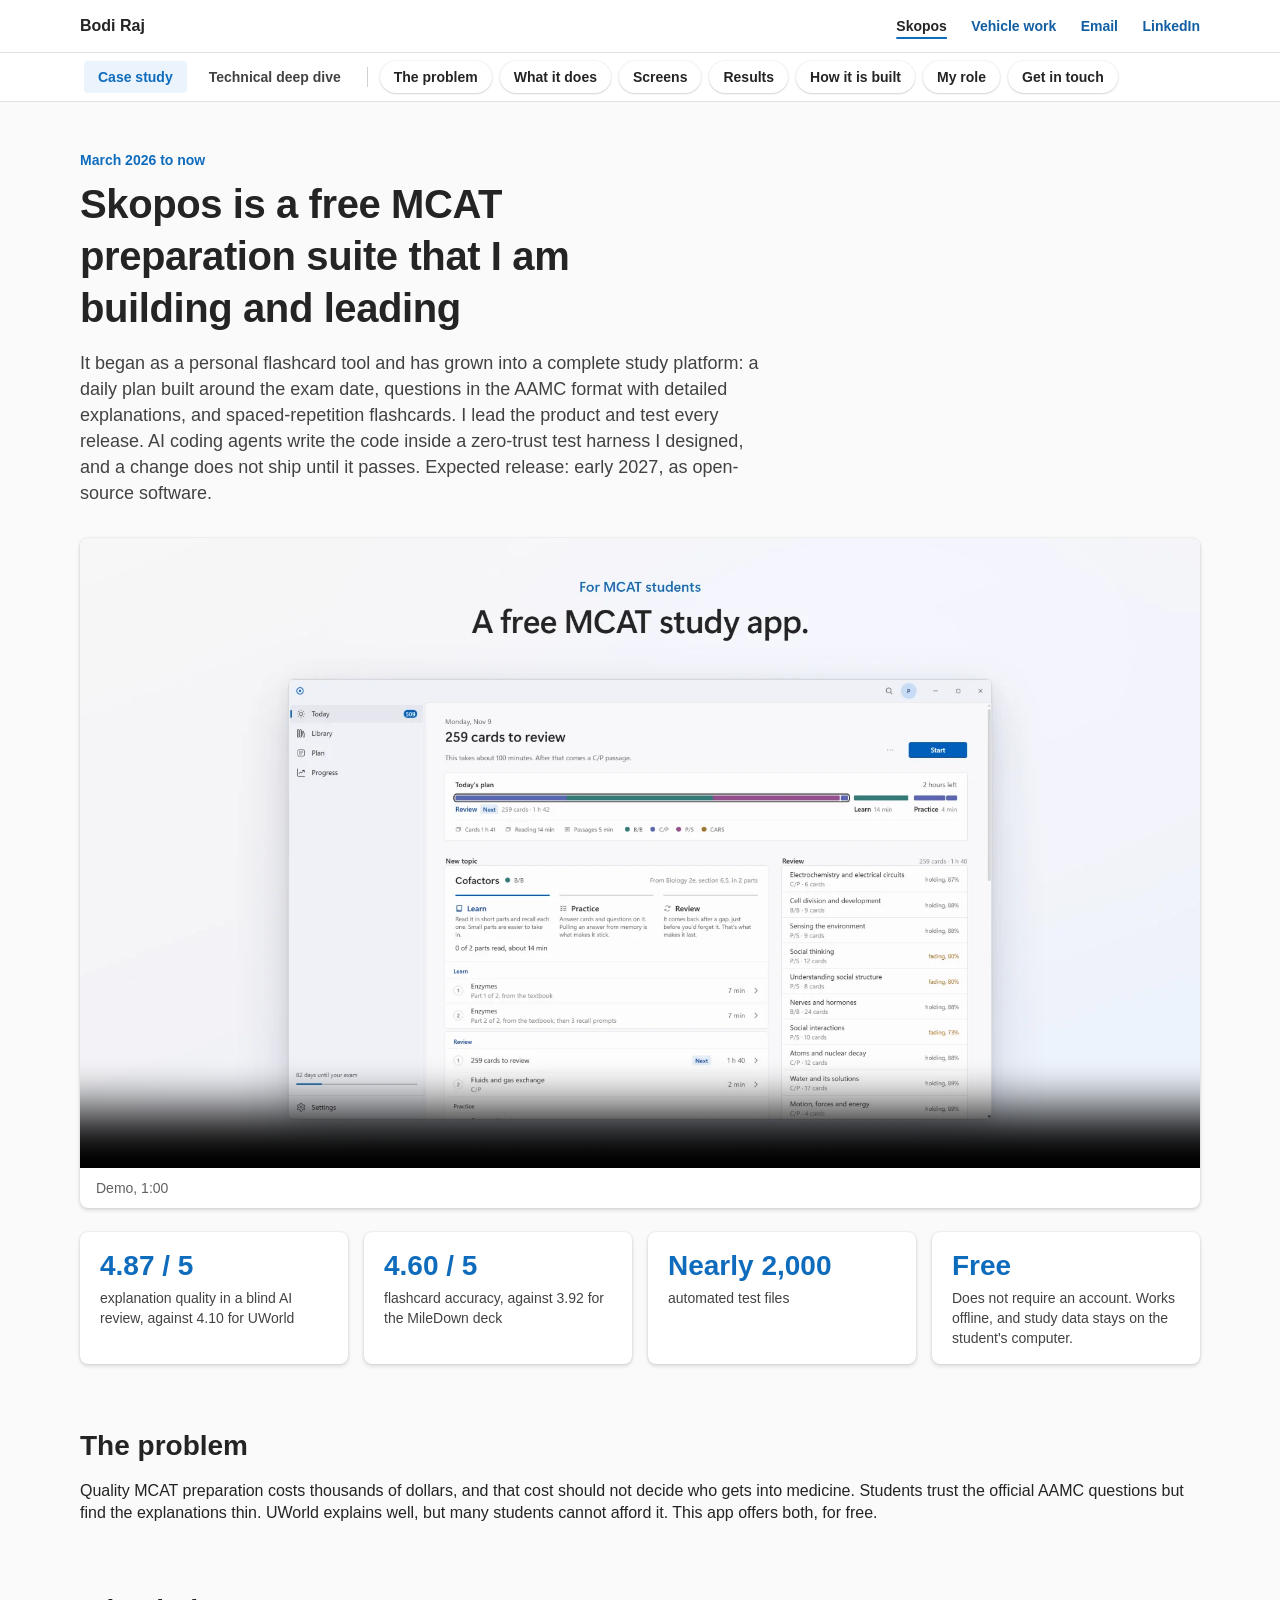
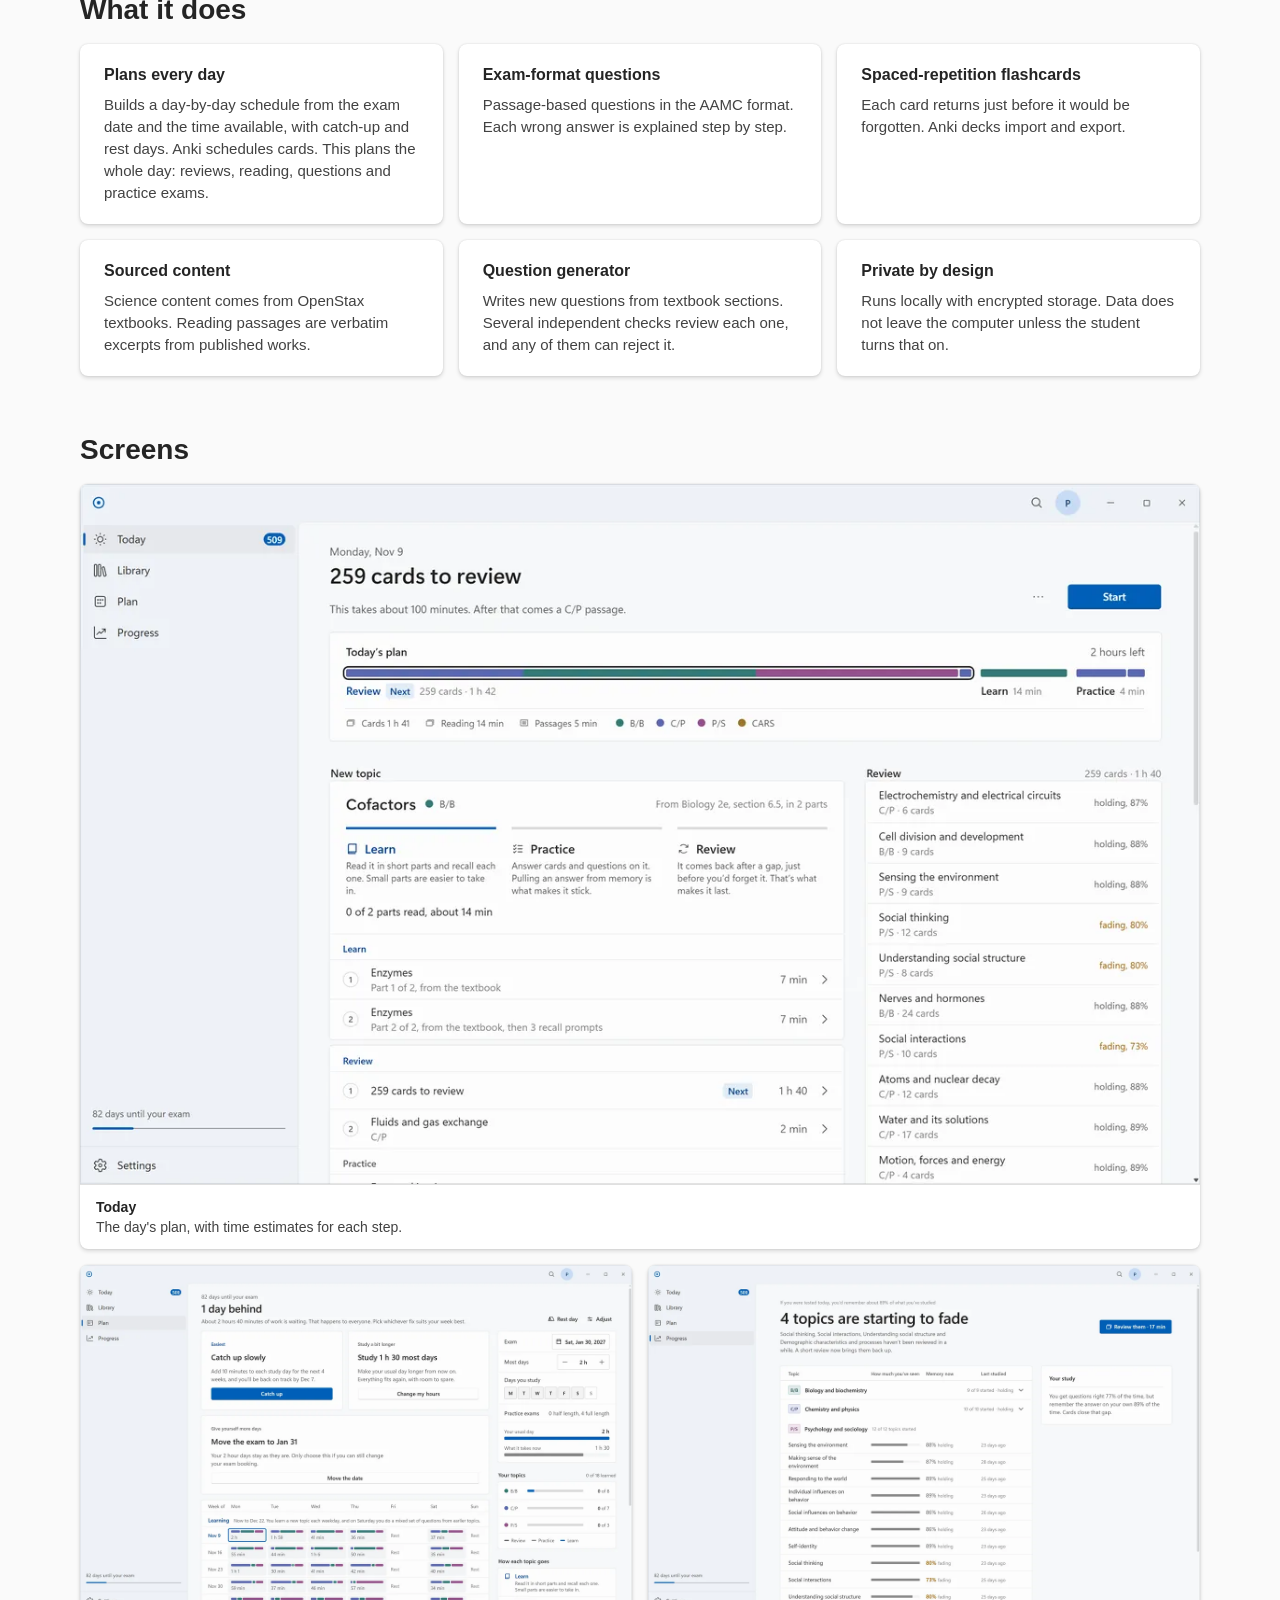
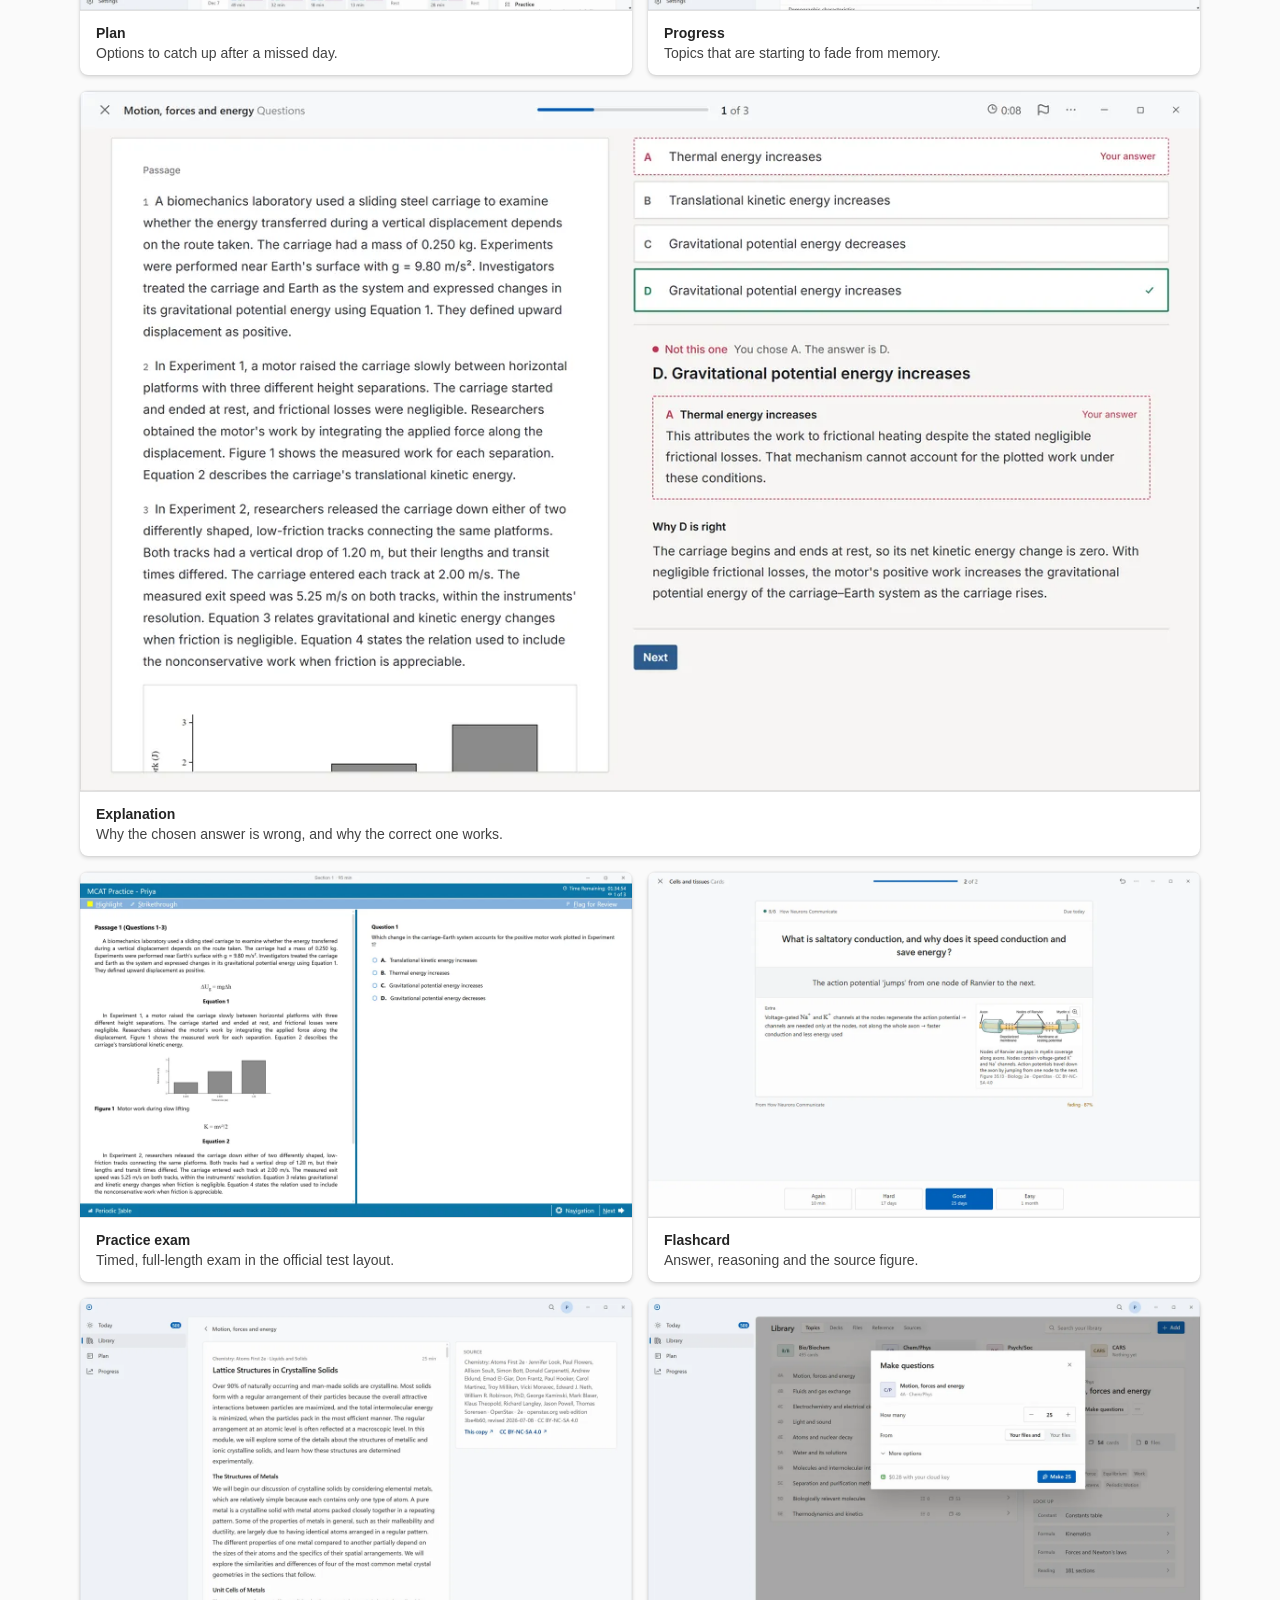
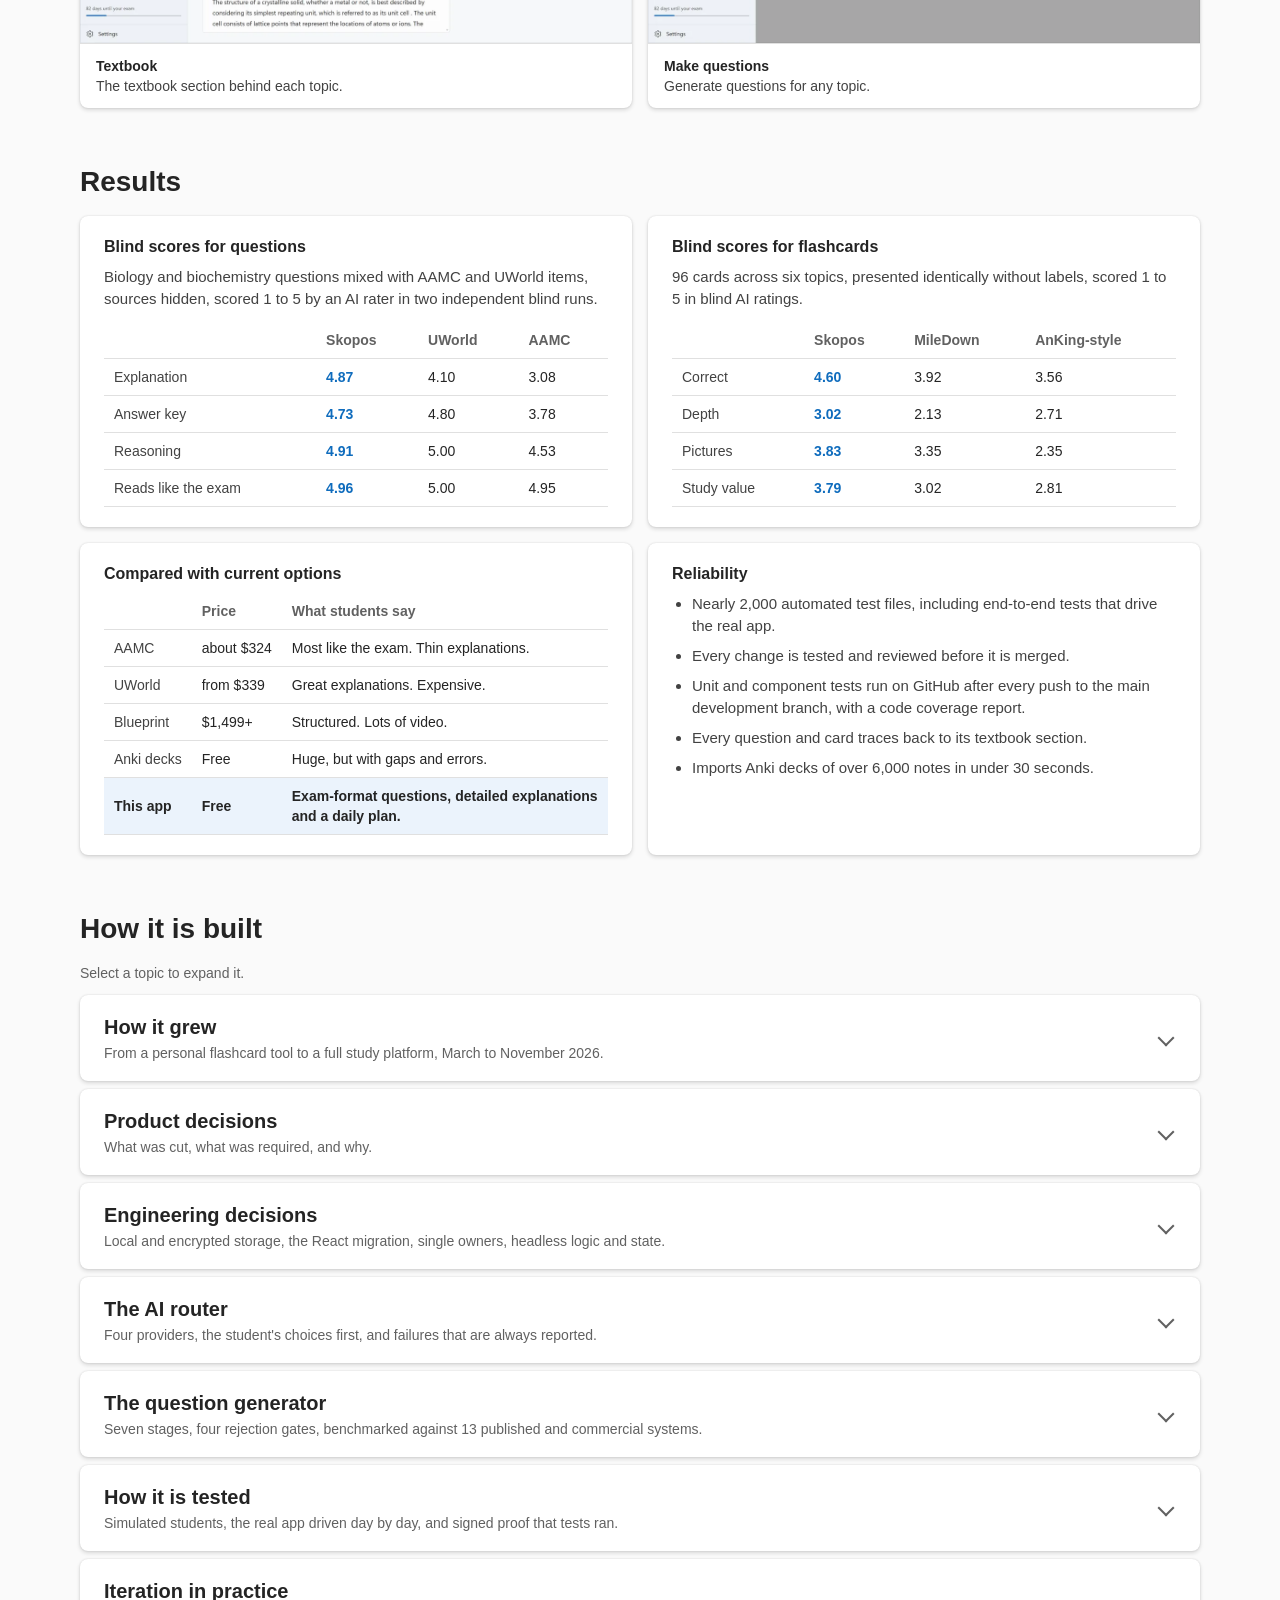
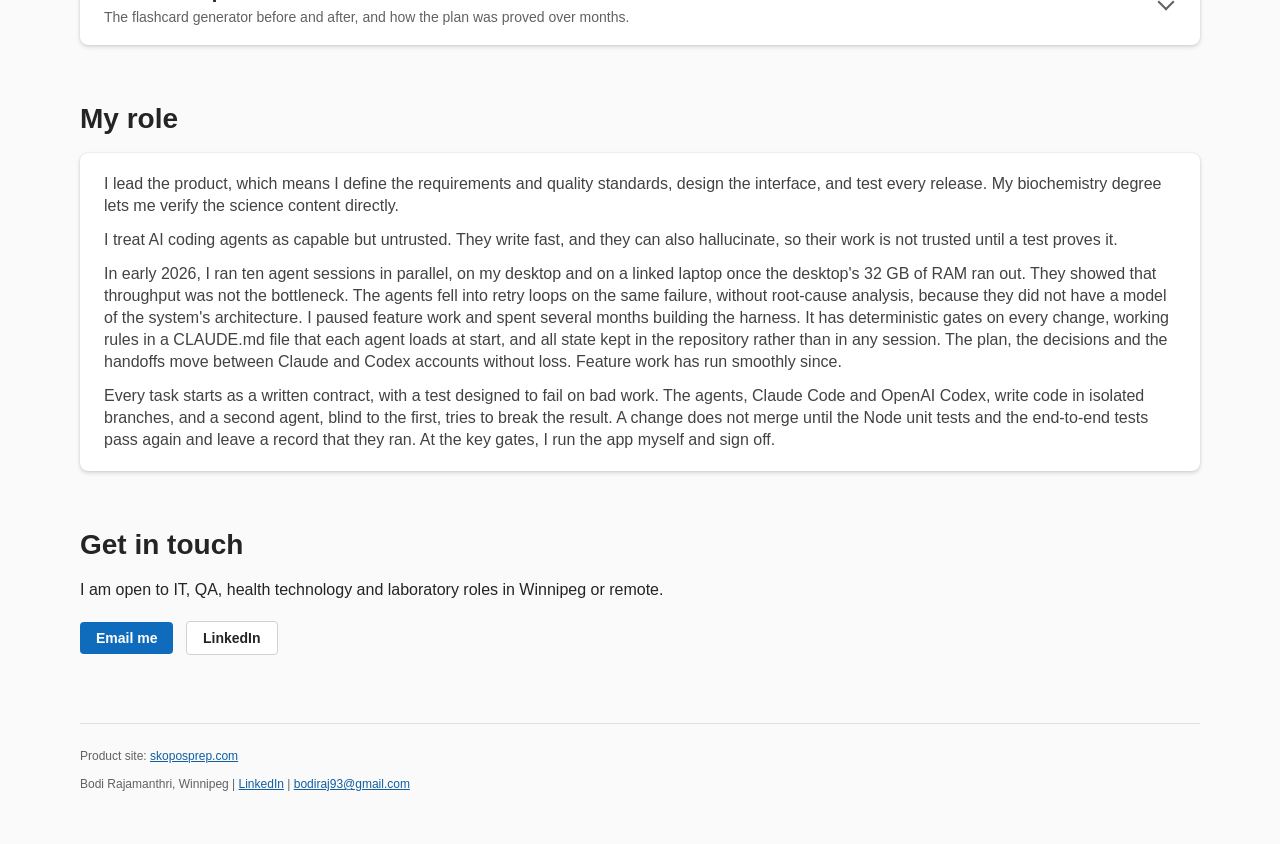
<file: index.html>
<!DOCTYPE html>
<html lang="en">
<head>
<meta charset="utf-8">
<meta name="viewport" content="width=device-width, initial-scale=1">
<title>Bodi Rajamanthri | Product Lead, Skopos MCAT Prep | Winnipeg</title>
<meta name="description" content="Skopos, a free MCAT preparation suite in development by Bodi Raj. Demo, screens and results.">
<meta property="og:type" content="website">
<meta property="og:url" content="https://bodiraj93.github.io/">
<meta property="og:title" content="Skopos, a free MCAT preparation suite by Bodi Raj">
<meta property="og:description" content="Demo, screens, engineering decisions and blind test results.">
<meta property="og:image" content="https://bodiraj93.github.io/og.jpg">
<meta property="og:image:width" content="1200">
<meta property="og:image:height" content="627">
<meta name="twitter:card" content="summary_large_image">
<meta name="google-site-verification" content="jhf5IRQitZD0IKRXEUvw29WtyQls0X3uq4EDKf5aHxo">
<link rel="canonical" href="https://bodiraj93.github.io/">
<script type="application/ld+json">{"@context": "https://schema.org", "@type": "Person", "name": "Bodi Rajamanthri", "url": "https://bodiraj93.github.io/", "email": "mailto:bodiraj93@gmail.com", "jobTitle": "Product Lead", "address": {"@type": "PostalAddress", "addressLocality": "Winnipeg", "addressRegion": "MB", "addressCountry": "CA"}, "alumniOf": [{"@type": "CollegeOrUniversity", "name": "Red River College Polytechnic"}, {"@type": "CollegeOrUniversity", "name": "University of Winnipeg"}], "knowsAbout": ["IT support", "Quality assurance", "Software testing", "Product management", "Biochemistry", "Laboratory skills", "Automotive electrical"], "sameAs": ["https://www.linkedin.com/in/bodi-raj/"]}</script>
<link rel="stylesheet" href="site.css?v=8">
</head>
<body>

<header class="top">
  <div class="wrap top-row">
    <a class="name" href="#">Bodi Raj</a>
    <nav aria-label="Site">
      <a href="index.html" aria-current="page">Skopos</a>
      <a href="vehicles.html">Vehicle work</a>
      <a href="mailto:bodiraj93@gmail.com">Email</a>
      <a href="https://www.linkedin.com/in/bodi-raj/">LinkedIn</a>
    </nav>
  </div>
</header>
<nav class="secnav" aria-label="Skopos pages and sections">
  <div class="wrap secnav-row"><a class="tab" href="index.html" aria-current="page">Case study</a><a class="tab" href="skopos-deep-dive.html">Technical deep dive</a><span class="sep" aria-hidden="true"></span><a href="#problem">The problem</a><a href="#what">What it does</a><a href="#screens">Screens</a><a href="#results">Results</a><a href="#built">How it is built</a><a href="#role">My role</a><a href="#contact">Get in touch</a></div>
</nav>

<main>

<section class="hero wrap">
  <p class="eyebrow">March 2026 to now</p>
  <h1>Skopos is a free MCAT preparation suite that I am building and leading</h1>
  <p class="lede">It began as a personal flashcard tool and has grown into a complete study platform: a daily plan built around the exam date, questions in the AAMC format with detailed explanations, and spaced-repetition flashcards. I lead the product and test every release. AI coding agents write the code inside a zero-trust test harness I designed, and a change does not ship until it passes. Expected release: early 2027, as open-source software.</p>

  <figure class="video card">
    <video controls preload="metadata" playsinline poster="poster.webp" width="1920" height="1080">
      <source src="demo.mp4" type="video/mp4">
    </video>
    <figcaption>Demo, 1:00</figcaption>
  </figure>

  <ul class="facts" aria-label="Key facts">
    <li><strong>4.87 / 5</strong><span>explanation quality in a blind AI review, against 4.10 for UWorld</span></li>
    <li><strong>4.60 / 5</strong><span>flashcard accuracy, against 3.92 for the MileDown deck</span></li>
    <li><strong>Nearly 2,000</strong><span>automated test files</span></li>
    <li><strong>Free</strong><span>Does not require an account. Works offline, and study data stays on the student's computer.</span></li>
  </ul>
</section>

<section class="wrap block" id="problem">
  <h2>The problem</h2>
  <p>Quality MCAT preparation costs thousands of dollars, and that cost should not decide who gets into medicine. Students trust the official AAMC questions but find the explanations thin. UWorld explains well, but many students cannot afford it. This app offers both, for free.</p>
</section>

<section class="wrap block" id="what">
  <h2>What it does</h2>
  <div class="grid three">
    <article class="card pad"><h3>Plans every day</h3><p>Builds a day-by-day schedule from the exam date and the time available, with catch-up and rest days. Anki schedules cards. This plans the whole day: reviews, reading, questions and practice exams.</p></article>
    <article class="card pad"><h3>Exam-format questions</h3><p>Passage-based questions in the AAMC format. Each wrong answer is explained step by step.</p></article>
    <article class="card pad"><h3>Spaced-repetition flashcards</h3><p>Each card returns just before it would be forgotten. Anki decks import and export.</p></article>
    <article class="card pad"><h3>Sourced content</h3><p>Science content comes from OpenStax textbooks. Reading passages are verbatim excerpts from published works.</p></article>
    <article class="card pad"><h3>Question generator</h3><p>Writes new questions from textbook sections. Several independent checks review each one, and any of them can reject it.</p></article>
    <article class="card pad"><h3>Private by design</h3><p>Runs locally with encrypted storage. Data does not leave the computer unless the student turns that on.</p></article>
  </div>
</section>

<section class="wrap block" id="screens">
  <h2>Screens</h2>
  <div class="gallery" data-gallery></div>
</section>

<section class="wrap block" id="results">
  <h2>Results</h2>
  <div class="grid two">
    <article class="card pad">
      <h3>Blind scores for questions</h3>
      <p class="sub">Biology and biochemistry questions mixed with AAMC and UWorld items, sources hidden, scored 1 to 5 by an AI rater in two independent blind runs.</p>
      <table class="scores">
        <thead><tr><th scope="col"></th><th scope="col">Skopos</th><th scope="col">UWorld</th><th scope="col">AAMC</th></tr></thead>
        <tbody>
          <tr><th scope="row">Explanation</th><td>4.87</td><td>4.10</td><td>3.08</td></tr>
          <tr><th scope="row">Answer key</th><td>4.73</td><td>4.80</td><td>3.78</td></tr>
          <tr><th scope="row">Reasoning</th><td>4.91</td><td>5.00</td><td>4.53</td></tr>
          <tr><th scope="row">Reads like the exam</th><td>4.96</td><td>5.00</td><td>4.95</td></tr>
        </tbody>
      </table>
    </article>
    <article class="card pad">
      <h3>Blind scores for flashcards</h3>
      <p class="sub">96 cards across six topics, presented identically without labels, scored 1 to 5 in blind AI ratings.</p>
      <table class="scores">
        <thead><tr><th scope="col"></th><th scope="col">Skopos</th><th scope="col">MileDown</th><th scope="col">AnKing-style</th></tr></thead>
        <tbody>
          <tr><th scope="row">Correct</th><td>4.60</td><td>3.92</td><td>3.56</td></tr>
          <tr><th scope="row">Depth</th><td>3.02</td><td>2.13</td><td>2.71</td></tr>
          <tr><th scope="row">Pictures</th><td>3.83</td><td>3.35</td><td>2.35</td></tr>
          <tr><th scope="row">Study value</th><td>3.79</td><td>3.02</td><td>2.81</td></tr>
        </tbody>
      </table>
    </article>
  </div>
  <div class="grid two after">
    <article class="card pad">
      <h3>Compared with current options</h3>
      <table class="scores compare">
        <thead><tr><th scope="col"></th><th scope="col">Price</th><th scope="col">What students say</th></tr></thead>
        <tbody>
          <tr><th scope="row">AAMC</th><td>about $324</td><td>Most like the exam. Thin explanations.</td></tr>
          <tr><th scope="row">UWorld</th><td>from $339</td><td>Great explanations. Expensive.</td></tr>
          <tr><th scope="row">Blueprint</th><td>$1,499+</td><td>Structured. Lots of video.</td></tr>
          <tr><th scope="row">Anki decks</th><td>Free</td><td>Huge, but with gaps and errors.</td></tr>
          <tr><th scope="row">This app</th><td>Free</td><td>Exam-format questions, detailed explanations and a daily plan.</td></tr>
        </tbody>
      </table>
    </article>
    <article class="card pad">
      <h3>Reliability</h3>
      <ul class="plain">
        <li>Nearly 2,000 automated test files, including end-to-end tests that drive the real app.</li>
        <li>Every change is tested and reviewed before it is merged.</li>
        <li>Unit and component tests run on GitHub after every push to the main development branch, with a code coverage report.</li>
        <li>Every question and card traces back to its textbook section.</li>
        <li>Imports Anki decks of over 6,000 notes in under 30 seconds.</li>
      </ul>
    </article>
  </div>
</section>

<section class="wrap block" id="built">
  <h2>How it is built</h2>
  <p class="sub">Select a topic to expand it.</p>
  <div class="dd-list">
  <details class="dd">
    <summary><span class="dd-t">How it grew</span><span class="dd-s">From a personal flashcard tool to a full study platform, March to November 2026.</span></summary>
    <div class="dd-body">
<ol class="timeline">
    <li><span class="when">Mar to Jun</span><h3>Flashcard tool</h3><p>A personal flashcard app, extended with practice exams, a planner and statistics.</p></li>
    <li><span class="when">Jun to Aug</span><h3>Full rebuild</h3><p>Rebuilt on a modern framework, with every existing feature listed first so that every one was kept.</p></li>
    <li><span class="when">September</span><h3>Design and data</h3><p>Every screen redesigned. Textbook library, encrypted storage and Anki import added.</p></li>
    <li><span class="when">October</span><h3>Question generator</h3><p>Generator built and tested blind against official and commercial questions. Phone companion designed.</p></li>
    <li><span class="when">November</span><h3>Question bank</h3><p>Completing the full question bank.</p></li>
  </ol>
    </div>
  </details>
  <details class="dd">
    <summary><span class="dd-t">Product decisions</span><span class="dd-s">What was cut, what was required, and why.</span></summary>
    <div class="dd-body">
<div class="grid two">
    <article class="card pad"><h3>Removing the 3D home screen</h3><p>I built a 3D world for the home screen. It was impressive, but it slowed the app and pulled focus from studying, so I removed it.</p></article>
    <article class="card pad"><h3>Every fact is sourced</h3><p>Every question and card must trace back to a textbook section. Anything that cannot is discarded.</p></article>
    <article class="card pad"><h3>Every change is checked</h3><p>Every change is tested and approved by a separate reviewer before it is merged.</p></article>
    <article class="card pad"><h3>Local data and optional AI features</h3><p>The app does not require an account and does not use cloud storage. AI features are optional and use the student's own key.</p></article>
  </div>
    </div>
  </details>
  <details class="dd">
    <summary><span class="dd-t">Engineering decisions</span><span class="dd-s">Local and encrypted storage, the React migration, single owners, headless logic and state.</span></summary>
    <div class="dd-body">
<article class="card pad feature">
    <h3>Local, encrypted storage</h3>
    <p>Skopos keeps everything on the student's own computer, unlike most apps today, which are cloud subscriptions that keep your data on their servers. Students' study records sit close to health and medical information, and that kind of data should not be sent over the internet without their say. The data is stored in an encrypted database (SQLCipher). The app does not require an account, does not use cloud storage, and works fully offline. AI features are optional and use the student's own key, so data is shared only when they choose.</p>
  </article>
  <div class="grid three after">
    <article class="card pad"><h3>Migration to React</h3><p>The original app had grown to about 30,000 lines of plain JavaScript and was getting risky to change. I moved it to React, starting from a full feature inventory so that every feature was kept, and old code was retired only after a script confirmed it was unused.</p></article>
    <article class="card pad"><h3>Single owners</h3><p>Every rule lives in exactly one place. One module decides what is due for review, and the home screen, study sessions, flashcards and planner all read from it. When two screens work something out separately, they eventually disagree. One owner means one answer and one place to fix.</p></article>
    <article class="card pad"><h3>Headless logic</h3><p>Scheduling, pacing and planning are pure functions that do not depend on the screen, the clock or storage. They can be tested thoroughly on their own and behave the same wherever they are used.</p></article>
    <article class="card pad"><h3>Clear state management</h3><p>State is split into four layers: shared logic, encrypted study data, settings and background services. Each screen's state has exactly one owner in the store (Zustand), so any bug traces back to one place.</p></article>
    <article class="card pad"><h3>A plan recalculated from real progress</h3><p>A saved study plan is out of date the moment a student misses a day. So the plan is not stored. It is recalculated from the student's real progress every time, and every change they make is applied the same way.</p></article>
    <article class="card pad"><h3>Locked-down desktop shell</h3><p>In the Electron shell, the interface code is kept apart from the system and cannot load system modules. It reaches the system only through an approved list of channels, and every response is checked at that boundary.</p></article>
  </div>
    </div>
  </details>
  <details class="dd">
    <summary><span class="dd-t">The AI router</span><span class="dd-s">Four providers, the student's choices first, and failures that are always reported.</span></summary>
    <div class="dd-body">
<p class="intro">The app can work with four AI providers: Gemini, OpenAI, Anthropic and Groq. A router decides which model handles each task. I designed it around one principle: the student's choices always come first, and quality, capability and cost are weighed only within them.</p>
  <ol class="steps">
    <li><h3>The student's choices</h3><p>A model the student has pinned is used as is. Otherwise the router stays within their chosen provider, their quality setting and their spending limit.</p></li>
    <li><h3>What the task needs</h3><p>Each task declares what it requires, such as reading images, reading PDFs, structured output, long documents or keeping data on the computer. Models that cannot do the job are filtered out.</p></li>
    <li><h3>Best fit, then cost</h3><p>Among the models left, it scores quality for that kind of work and moves up a tier only for harder material, such as difficult questions or answers that must be graded precisely.</p></li>
    <li><h3>A plain message when not one model fits</h3><p>If not one of the available models meets every requirement, it uses the closest match and tells the student plainly, including what would fix it. It does not fail silently.</p></li>
  </ol>
  <p class="note">The routing decision is a pure function: the same inputs always give the same answer, without side effects, so every rule can be tested directly. Adding a new provider means registering it, not changing the router.</p>
  <div class="grid two after">
    <article class="card pad diff"><h3>How it differs</h3><p>Most study apps are tied to one cloud AI service and send everything to it. This router works across four providers, and it puts the student's choices and data rules ahead of the system's preferences.</p></article>
    <article class="card pad diff"><h3>How it was proved</h3><p>Because each decision is a pure function, every rule (pins, capability filters, tier escalation, spending limits, the loud fallback) is checked directly by automated tests, without needing a live AI service.</p></article>
  </div>
    </div>
  </details>
  <details class="dd">
    <summary><span class="dd-t">The question generator</span><span class="dd-s">Seven stages, four rejection gates, benchmarked against 13 published and commercial systems.</span></summary>
    <div class="dd-body">
<p class="intro">The generator is a pipeline of seven stages, using several AI models and code checks, each with one job. Four of the stages can reject a question, and anything that fails is discarded rather than patched.</p>
  <ol class="steps seven">
    <li><h3>Source first</h3><p>Every question starts from one section of a real text: OpenStax for the sciences, published works for reading passages.</p></li>
    <li><h3>Blueprint</h3><p>The question is planned before it is written: the skill it tests, the reasoning it needs, and the specific mistake each wrong answer is built to catch.</p></li>
    <li><h3>Write</h3><p>Passage, question, four options and a step-by-step explanation, written only from the source and the blueprint.</p></li>
    <li class="gate"><h3>Blind solve</h3><p>A separate model answers without seeing the key. If it does not reach the intended answer, the question is removed.</p></li>
    <li class="gate"><h3>Grounding check</h3><p>Every fact the answer depends on must be found in the source text. Anything unsupported is removed.</p></li>
    <li class="gate"><h3>Rules in code</h3><p>Fixed checks that a model cannot argue past: format, option letters, explanation steps, giveaway wording and duplicates.</p></li>
    <li class="gate"><h3>Measured against the exam</h3><p>Each batch's mix of skills and difficulty must sit within the real exam's range, and batches are rated blind alongside real exam questions.</p></li>
  </ol>
  <div class="grid two after">
    <article class="card pad diff"><h3>How it differs</h3><p>I benchmarked the design against 13 published and commercial systems. Research generators rely on templates built by experts or a human reviewer at the end, and commercial banks do not publish how their questions are made. A single AI prompt produces acceptable questions only 18 to 31 percent of the time in a published medical study. This pipeline does not have a human in the loop, so its gates are built to carry that load: every wrong answer is planned around a real mistake, and every fact is checked against the source.</p></article>
    <article class="card pad diff"><h3>How it was proved</h3><p>Batches were rated blind, mixed in with official AAMC and commercial questions. On biology and biochemistry, its explanations scored 4.87 out of 5, against 4.10 for UWorld and 3.08 for the AAMC's own. Each round of testing fed the next version of the pipeline.</p></article>
  </div>
    </div>
  </details>
  <details class="dd">
    <summary><span class="dd-t">How it is tested</span><span class="dd-s">Simulated students, the real app driven day by day, and signed proof that tests ran.</span></summary>
    <div class="dd-body">
<div class="grid three">
    <article class="card pad"><h3>Simulated students</h3><p>Simulated students study for a week, a month, a year and several years, on the real encrypted database. They miss days, move their exam date, import decks and rest, and the app is checked every simulated day. One run loads 100,000 cards to test scale.</p></article>
    <article class="card pad"><h3>The real app, day by day</h3><p>Automated tests open the real desktop app and study through it for weeks at a time with a controlled clock, then compare the app's plan against an independent calculation every day.</p></article>
    <article class="card pad"><h3>Rules about the plan</h3><p>Property tests state rules the planner must always keep, then check them across many randomly generated study histories with missed days, rest days and exam date changes.</p></article>
    <article class="card pad"><h3>Signed test records for finished tasks</h3><p>A task can only be marked done with a signed record that its tests ran. The system re-runs that command itself, and blocks any commit made with code newer than the last passing test run.</p></article>
    <article class="card pad"><h3>Automated checks on app wording</h3><p>The app's writing rules are checked automatically by the test suite: plain everyday words, without internal jargon, dashes or trailing dots. A screen that breaks them fails the tests.</p></article>
    <article class="card pad"><h3>Source and licence credits</h3><p>Every textbook figure carries its source and licence on the card. A licence audit checked the terms shown across the app.</p></article>
  </div>
    </div>
  </details>
  <details class="dd">
    <summary><span class="dd-t">Iteration in practice</span><span class="dd-s">The flashcard generator before and after, and how the plan was proved over months.</span></summary>
    <div class="dd-body">
<p class="intro">The flashcard generator is one example of how each major part was iterated and re-tested until it measured up. The previous version's cards were thin, so it was rebuilt and tested again, blind.</p>
<div class="grid two">
    <article class="card pad">
      <h3>Flashcard generator, previous version against current</h3>
      <p class="sub">Both versions were scored in the same blind test on the same six topics.</p>
      <table class="scores">
        <thead><tr><th scope="col"></th><th scope="col">Current</th><th scope="col">Previous version</th></tr></thead>
        <tbody>
          <tr><th scope="row">Depth</th><td>3.02</td><td>1.94</td></tr>
          <tr><th scope="row">Pictures</th><td>3.83</td><td>1.35</td></tr>
          <tr><th scope="row">Study value</th><td>3.79</td><td>2.50</td></tr>
          <tr><th scope="row">Correct</th><td>4.60</td><td>4.40</td></tr>
        </tbody>
      </table>
    </article>
    <article class="card pad">
      <h3>Long-run tests of the plan</h3>
      <ul class="plain">
        <li>Simulated students run from one week to several years on the real encrypted database.</li>
        <li>The real app is driven through weeks of study, and its plan is compared every day with an independent calculation.</li>
        <li>Missed days, rest days, exam date changes and large imports are all part of the test.</li>
      </ul>
    </article>
  </div>
    </div>
  </details>
  </div>
</section>

<section class="wrap block" id="role">
  <h2>My role</h2>
  <div class="card pad role">
    <p>I lead the product, which means I define the requirements and quality standards, design the interface, and test every release. My biochemistry degree lets me verify the science content directly.</p>
    <p>I treat AI coding agents as capable but untrusted. They write fast, and they can also hallucinate, so their work is not trusted until a test proves it.</p>
    <p>In early 2026, I ran ten agent sessions in parallel, on my desktop and on a linked laptop once the desktop's 32 GB of RAM ran out. They showed that throughput was not the bottleneck. The agents fell into retry loops on the same failure, without root-cause analysis, because they did not have a model of the system's architecture. I paused feature work and spent several months building the harness. It has deterministic gates on every change, working rules in a CLAUDE.md file that each agent loads at start, and all state kept in the repository rather than in any session. The plan, the decisions and the handoffs move between Claude and Codex accounts without loss. Feature work has run smoothly since.</p>
    <p>Every task starts as a written contract, with a test designed to fail on bad work. The agents, Claude Code and OpenAI Codex, write code in isolated branches, and a second agent, blind to the first, tries to break the result. A change does not merge until the Node unit tests and the end-to-end tests pass again and leave a record that they ran. At the key gates, I run the app myself and sign off.</p>
  </div>
</section>

<section class="wrap block contact" id="contact">
  <h2>Get in touch</h2>
  <p>I am open to IT, QA, health technology and laboratory roles in Winnipeg or remote.</p>
  <p><a class="btn" href="mailto:bodiraj93@gmail.com">Email me</a> <a class="btn subtle" href="https://www.linkedin.com/in/bodi-raj/">LinkedIn</a></p>
</section>

</main>

<dialog id="lightbox" aria-label="Full size image">
  <form method="dialog"><button class="close" aria-label="Close">Close</button></form>
  <img alt="">
  <p class="cap"></p>
</dialog>

<footer class="wrap foot"><p>Product site: <a href="https://skoposprep.com">skoposprep.com</a></p><p>Bodi Rajamanthri, Winnipeg | <a href="https://www.linkedin.com/in/bodi-raj/">LinkedIn</a> | <a href="mailto:bodiraj93@gmail.com">bodiraj93@gmail.com</a></p></footer>

<script src="shots.js?v=6"></script>
<script src="site.js?v=6"></script>
<script>
// Section menu: mark the section on screen. Links work without this.
(function () {
  var links = Array.prototype.slice.call(document.querySelectorAll('.secnav a[href^="#"]'));
  if (!links.length || !('IntersectionObserver' in window)) return;
  var row = links[0].parentNode, on = null;
  var secs = links.map(function (a) { return document.getElementById(a.hash.slice(1)); });
  function update() {
    var pick = null;
    secs.forEach(function (s, i) { if (s.getBoundingClientRect().top <= innerHeight / 2) pick = links[i]; });
    if (pick === on) return;
    if (on) on.removeAttribute('aria-current');
    on = pick;
    if (!on) return;
    on.setAttribute('aria-current', 'true');
    var r = row.getBoundingClientRect(), b = on.getBoundingClientRect();
    if (b.left < r.left || b.right > r.right) row.scrollLeft += b.left - r.left - (r.width - b.width) / 2;
  }
  var io = new IntersectionObserver(update, { rootMargin: '0px 0px -50% 0px' });
  secs.forEach(function (s) { io.observe(s); });
})();
</script>
</body>
</html>
</file>
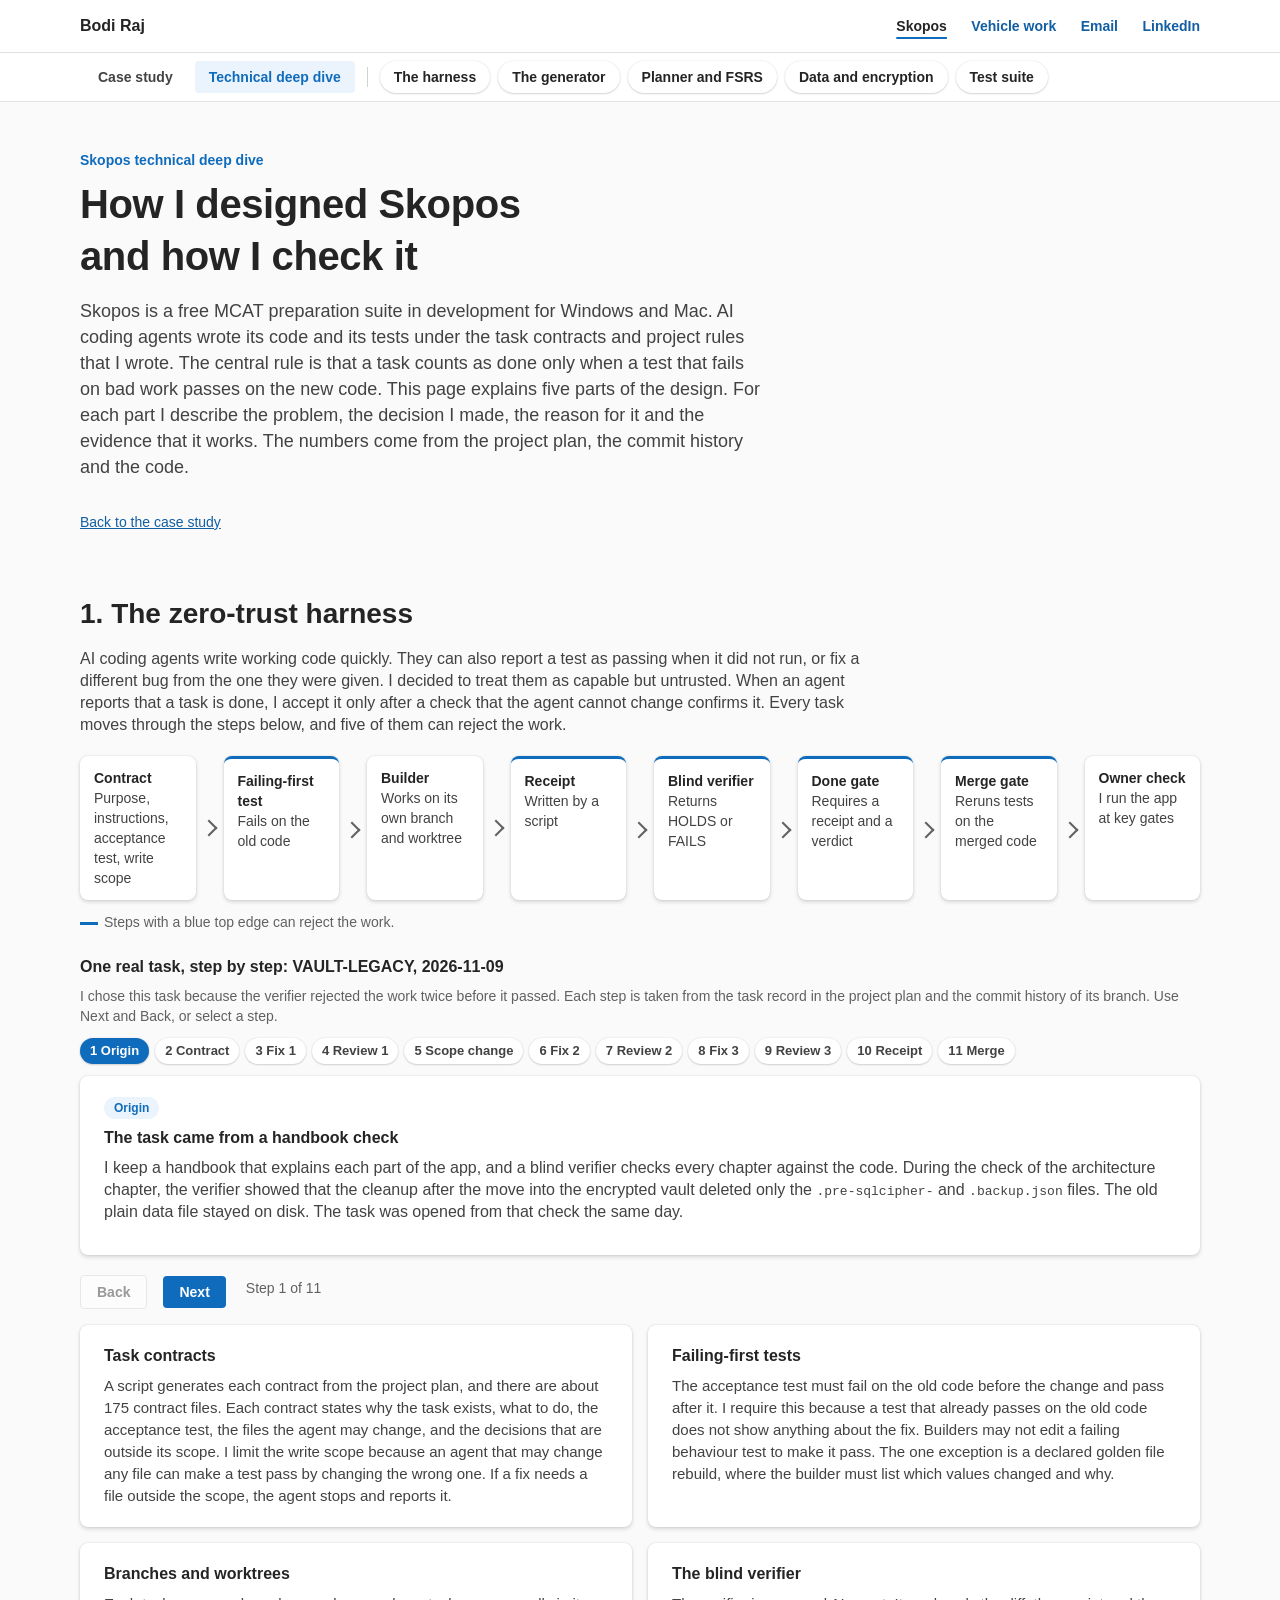
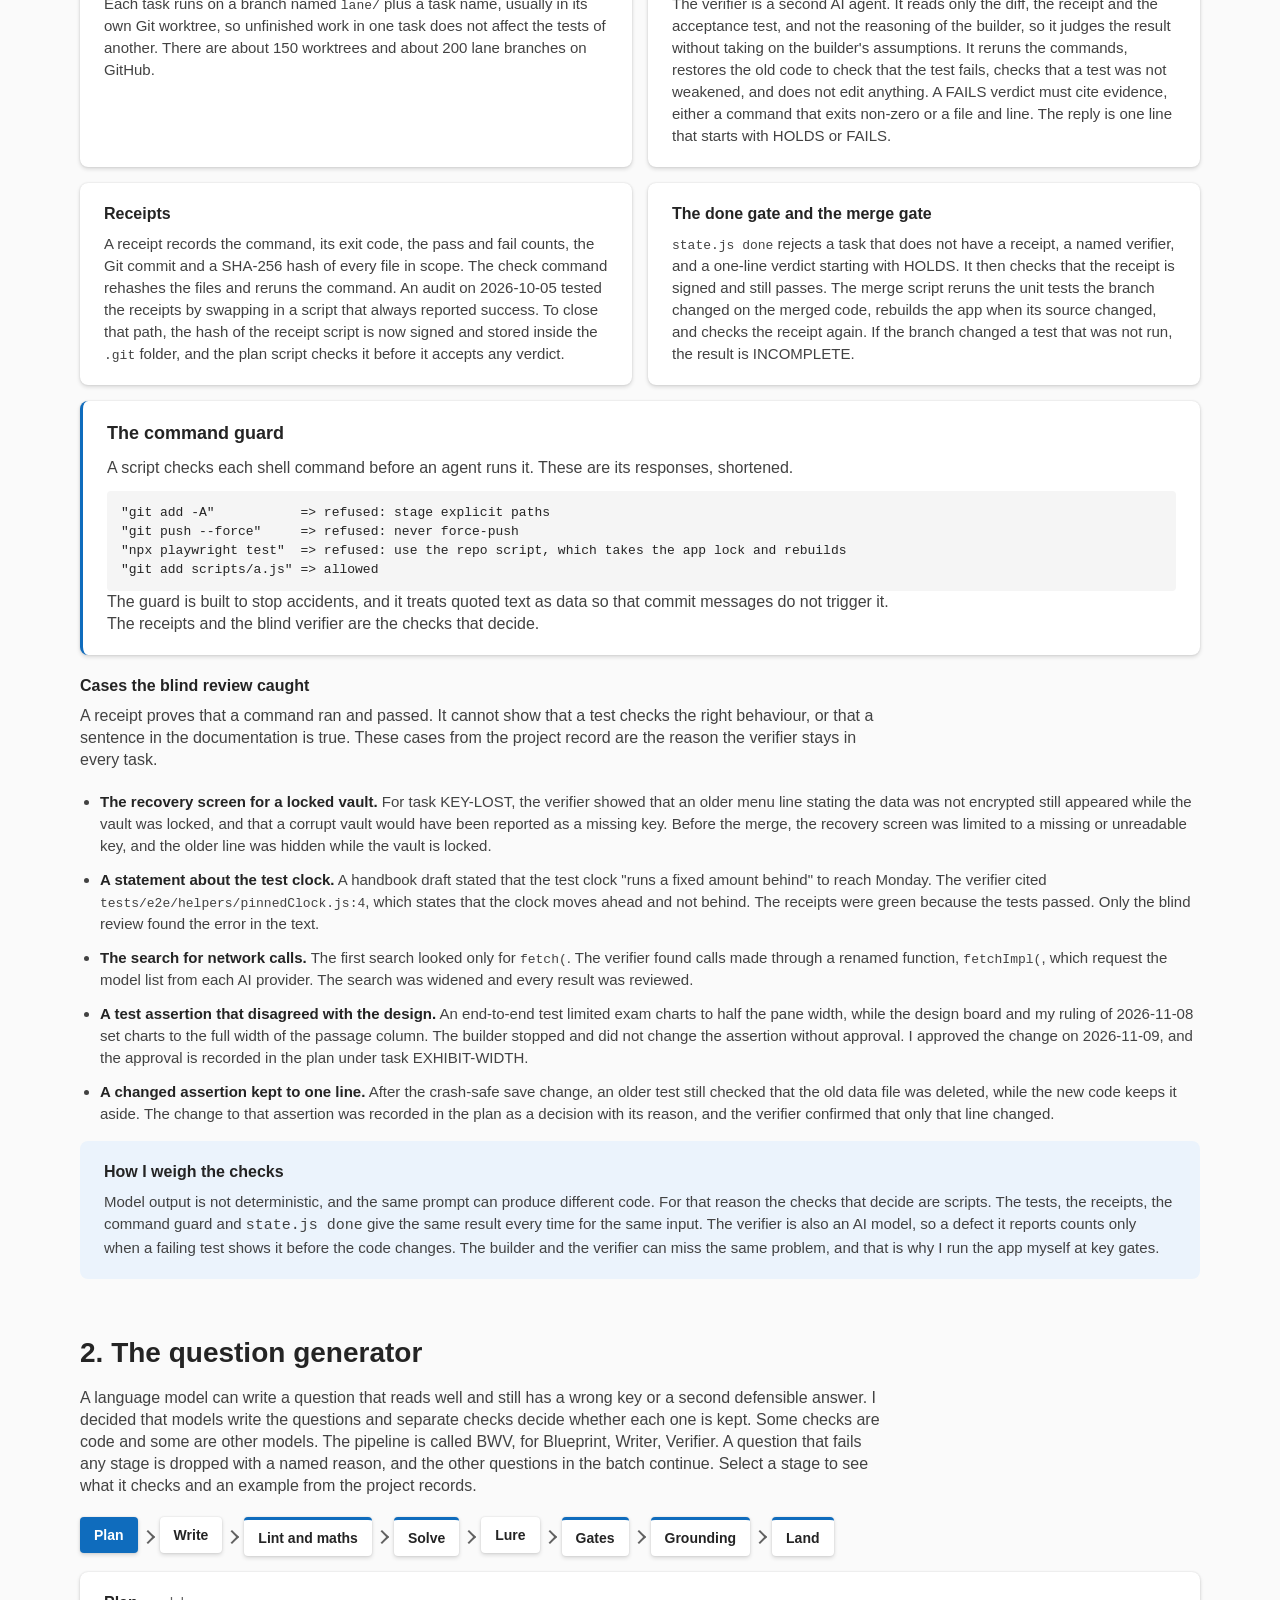
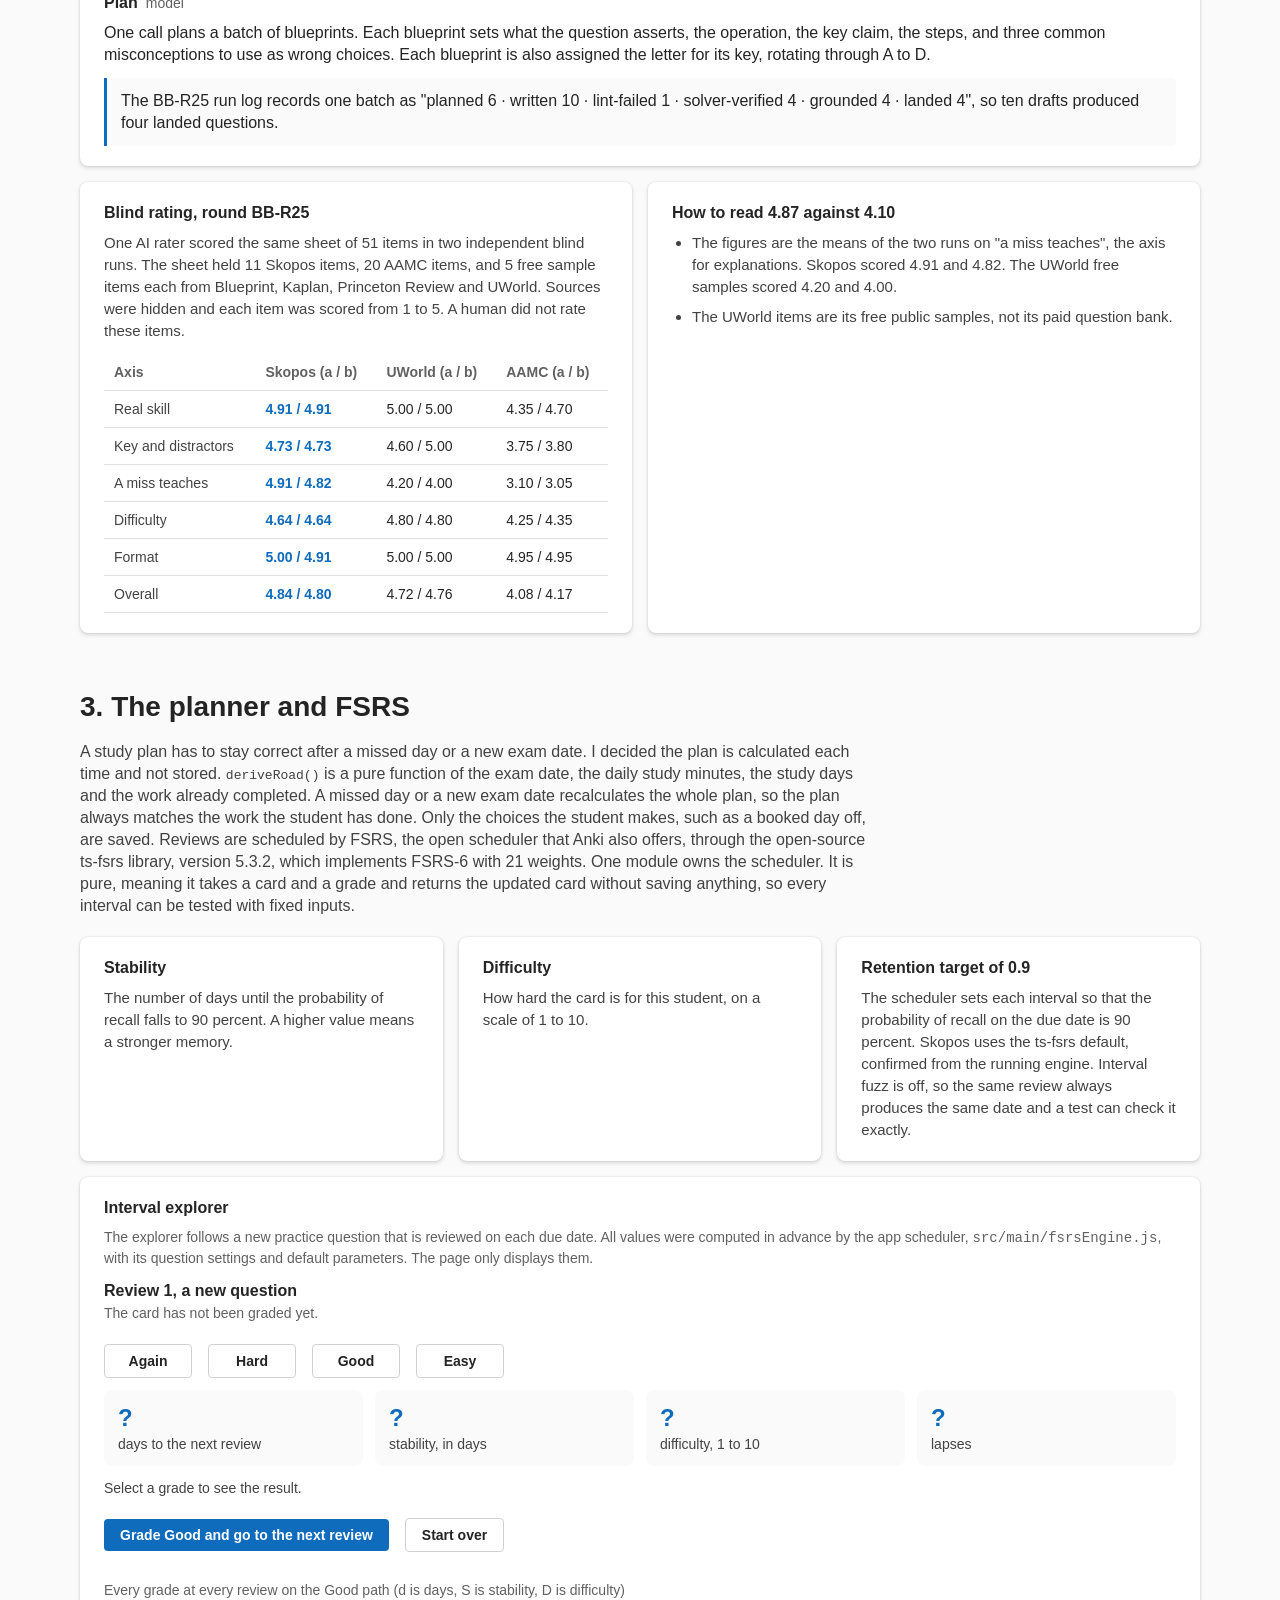
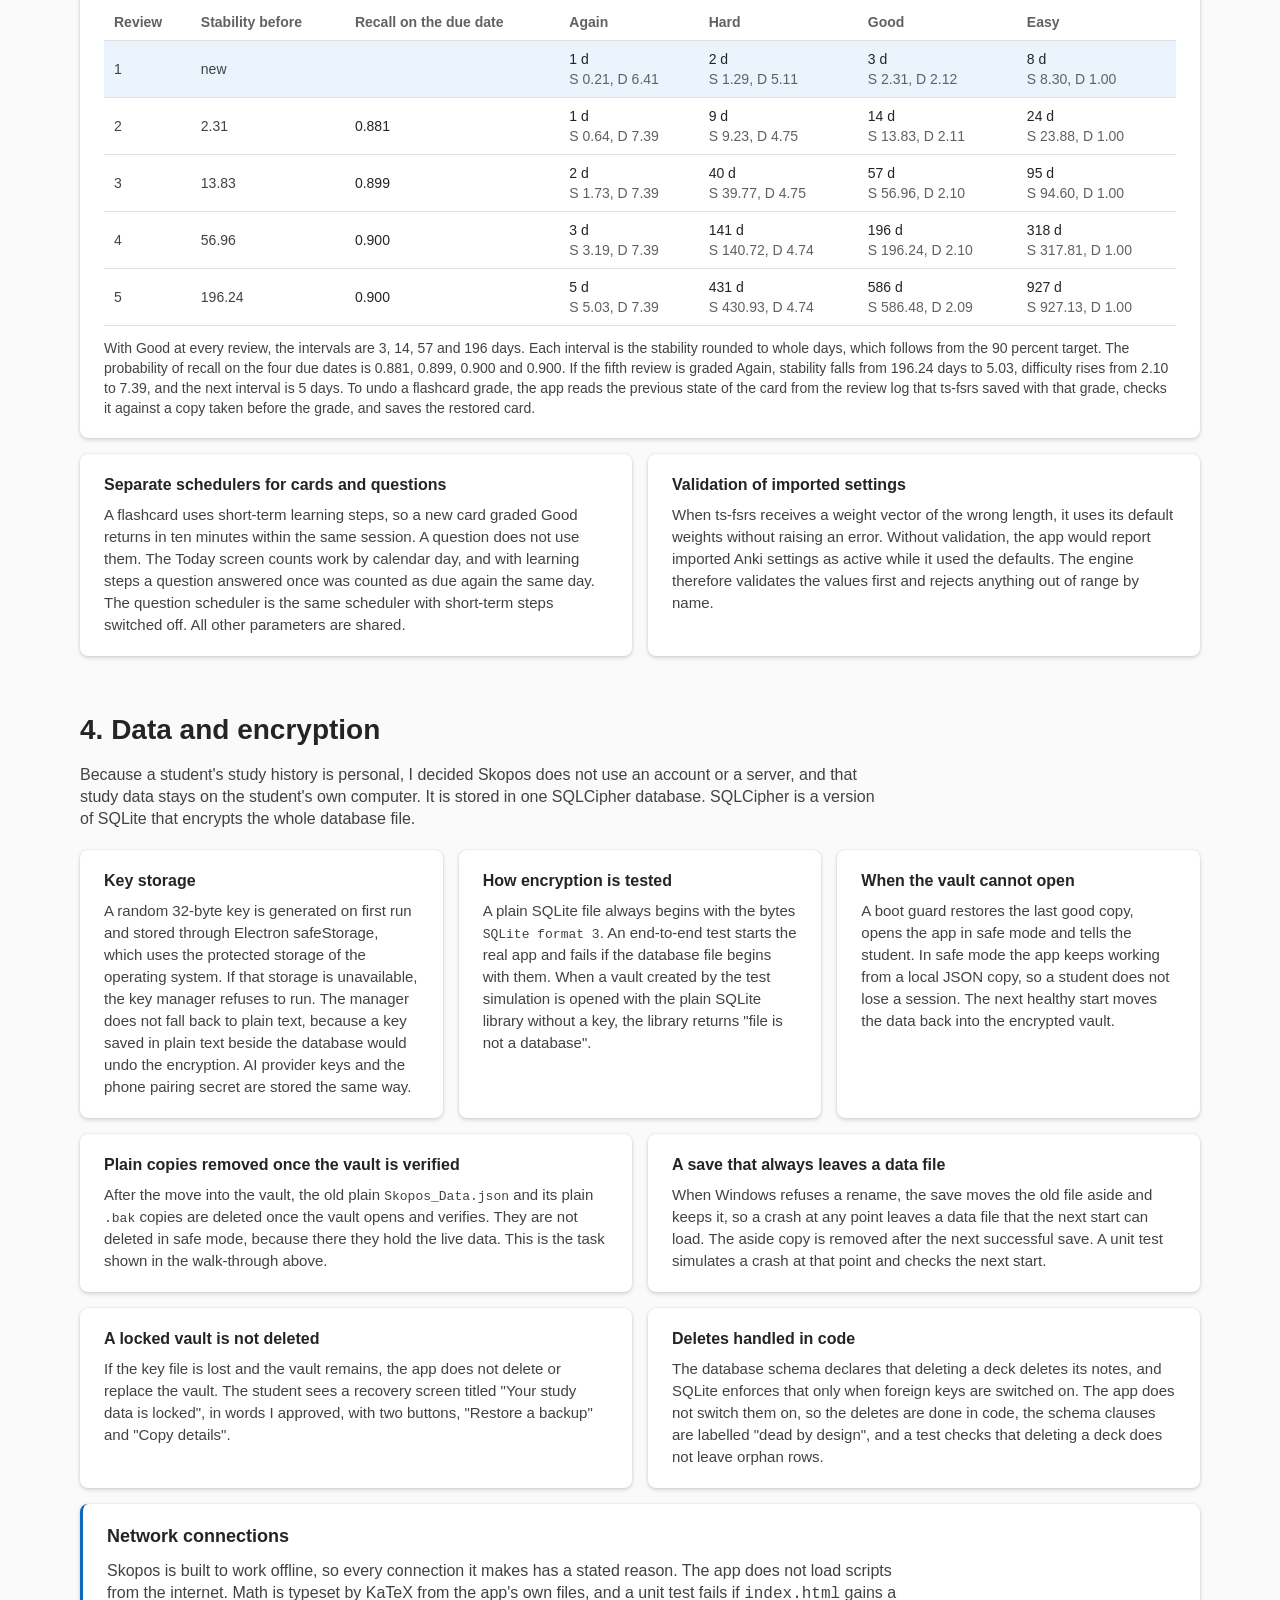
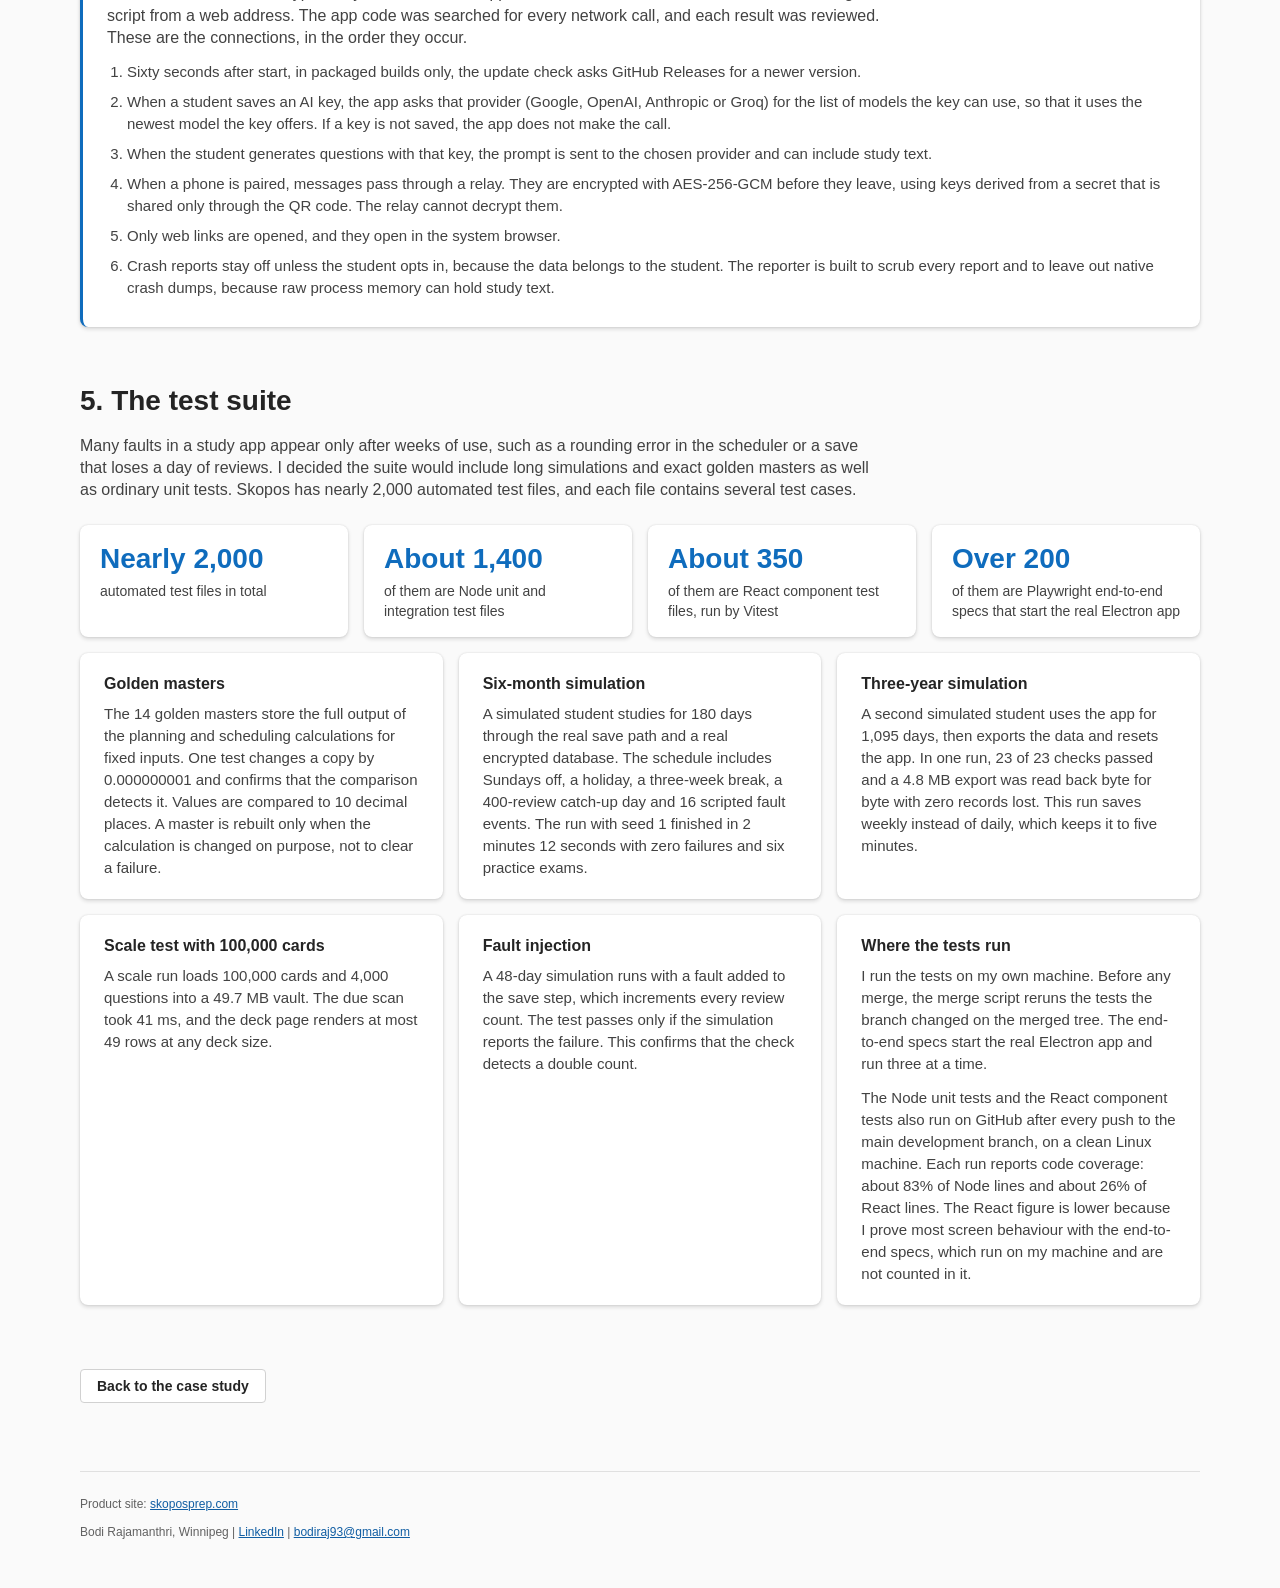
<file: skopos-deep-dive.html>
<!DOCTYPE html>
<html lang="en">
<head>
<meta charset="utf-8">
<meta name="viewport" content="width=device-width, initial-scale=1">
<title>Skopos technical deep dive: how I designed and check the harness, generator, scheduling, data and tests | Bodi Raj</title>
<meta name="description" content="How I designed Skopos and how my zero-trust harness checks it: the question generator, FSRS scheduling, encryption and the test suite, with the real numbers.">
<meta property="og:type" content="article">
<meta property="og:url" content="https://bodiraj93.github.io/skopos-deep-dive.html">
<meta property="og:title" content="Skopos deep dive: how I designed it and how I check it">
<meta property="og:description" content="The zero-trust harness, the question generator, FSRS scheduling, encryption and the test suite, with the real numbers.">
<meta property="og:image" content="https://bodiraj93.github.io/og.jpg">
<link rel="canonical" href="https://bodiraj93.github.io/skopos-deep-dive.html">
<link rel="stylesheet" href="site.css?v=8">
<link rel="stylesheet" href="skopos-deep-dive.css?v=1">
</head>
<body>

<header class="top">
  <div class="wrap top-row">
    <a class="name" href="index.html">Bodi Raj</a>
    <nav aria-label="Site">
      <a href="index.html" aria-current="true">Skopos</a>
      <a href="vehicles.html">Vehicle work</a>
      <a href="mailto:bodiraj93@gmail.com">Email</a>
      <a href="https://www.linkedin.com/in/bodi-raj/">LinkedIn</a>
    </nav>
  </div>
</header>
<nav class="secnav" aria-label="Skopos pages and sections">
  <div class="wrap secnav-row"><a class="tab" href="index.html">Case study</a><a class="tab" href="skopos-deep-dive.html" aria-current="page">Technical deep dive</a><span class="sep" aria-hidden="true"></span><a href="#harness">The harness</a><a href="#generator">The generator</a><a href="#scheduler">Planner and FSRS</a><a href="#data">Data and encryption</a><a href="#testing">Test suite</a></div>
</nav>

<main>

<section class="hero wrap">
  <p class="eyebrow">Skopos technical deep dive</p>
  <h1>How I designed Skopos and how I check it</h1>
  <p class="lede">Skopos is a free MCAT preparation suite in development for Windows and Mac. AI coding agents wrote its code and its tests under the task contracts and project rules that I wrote. The central rule is that a task counts as done only when a test that fails on bad work passes on the new code. This page explains five parts of the design. For each part I describe the problem, the decision I made, the reason for it and the evidence that it works. The numbers come from the project plan, the commit history and the code.</p>
  <p class="note"><a href="index.html">Back to the case study</a></p>
</section>

<!-- 1. HARNESS -->
<section class="wrap block" id="harness">
  <h2>1. The zero-trust harness</h2>
  <p class="intro">AI coding agents write working code quickly. They can also report a test as passing when it did not run, or fix a different bug from the one they were given. I decided to treat them as capable but untrusted. When an agent reports that a task is done, I accept it only after a check that the agent cannot change confirms it. Every task moves through the steps below, and five of them can reject the work.</p>

  <ol class="flow" aria-label="The steps of one task">
    <li><b>Contract</b>Purpose, instructions, acceptance test, write scope</li>
    <li class="gate"><b>Failing-first test</b>Fails on the old code</li>
    <li><b>Builder</b>Works on its own branch and worktree</li>
    <li class="gate"><b>Receipt</b>Written by a script</li>
    <li class="gate"><b>Blind verifier</b>Returns HOLDS or FAILS</li>
    <li class="gate"><b>Done gate</b>Requires a receipt and a verdict</li>
    <li class="gate"><b>Merge gate</b>Reruns tests on the merged code</li>
    <li><b>Owner check</b>I run the app at key gates</li>
  </ol>
  <p class="legend"><i aria-hidden="true"></i>Steps with a blue top edge can reject the work.</p>

  <h3>One real task, step by step: VAULT-LEGACY, 2026-11-09</h3>
  <p class="sub">I chose this task because the verifier rejected the work twice before it passed. Each step is taken from the task record in the project plan and the commit history of its branch. Use Next and Back, or select a step.</p>
  <div class="stepper" data-stepper>
    <ol class="walk">
      <li id="walk-1"><span class="tag">Origin</span><h3>The task came from a handbook check</h3><p>I keep a handbook that explains each part of the app, and a blind verifier checks every chapter against the code. During the check of the architecture chapter, the verifier showed that the cleanup after the move into the encrypted vault deleted only the <code>.pre-sqlcipher-</code> and <code>.backup.json</code> files. The old plain data file stayed on disk. The task was opened from that check the same day.</p></li>
      <li id="walk-2"><span class="tag">Contract</span><h3>The contract set the acceptance test and the write scope</h3><p>The acceptance test, as written in the plan, reads as follows.</p><pre class="code">a new unit or e2e test fails on trunk (plain Skopos_Data.json still present after a migrated boot) and passes after the fix ...</pre><p>The rest of the acceptance text requires the citation checks for the two project maps in <code>tests/unit</code> to stay green. The write scope, as recorded, was <code>src/main/main.js</code>, <code>src/main/storageAdapter.js</code>, <code>tests/unit/</code> and two project maps. The instruction also kept one change out of the task with the words "Do not change sandbox settings (a decision for later, record it)."</p></li>
      <li id="walk-3"><span class="tag">Fix 1</span><h3>The builder added a failing-first test and a first fix</h3><p>On the branch <code>lane/vault-legacy</code>, commit <code>7df4c0abe</code> added <code>tests/unit/vaultLegacyPlainJson.test.js</code> and a first fix. The fix deleted the plain data file after the encrypted vault opened and verified, and left safe mode unchanged.</p></li>
      <li id="walk-4"><span class="tag">Review 1</span><h3>The verifier returned FAILS and found more plain copies</h3><p>The verifier reported that "up to 5 plain .bak copies held student text after a verified open", and that "one safe-mode boot pins json for good". The recorded reason was that "plain student data on disk defeats the encryption".</p></li>
      <li id="walk-5"><span class="tag">Scope change</span><h3>The task scope was widened by a recorded decision</h3><p>Commit <code>00610833f</code> recorded the decision in the plan. After the vault is verified readable, the plain <code>.bak</code> copies are removed as well. A profile left on JSON by a safe-mode boot returns to the vault on the next healthy boot.</p></li>
      <li id="walk-6"><span class="tag">Fix 2</span><h3>The second fix moved the cleanup into one function</h3><p>Commit <code>61214dfae</code> added <code>removePlainCopies</code>, which runs only after a verified encrypted open. In safe mode the plain file holds the live data, so the function does not touch it. A profile in safe mode now tries the vault again on the next boot.</p></li>
      <li id="walk-7"><span class="tag">Review 2</span><h3>The verifier returned FAILS a second time</h3><p>The verifier found two problems. Line numbers cited in the project map were out of date after the code moved. On the old code, the tests failed because a function they called did not exist yet. They needed to fail because plain files were left on disk.</p></li>
      <li id="walk-8"><span class="tag">Fix 3</span><h3>The tests were corrected to fail for the right reason</h3><p>Commit <code>3ce478ddf</code> changed the tests to call only helpers that exist on the old code. On the trunk, the core cases now fail on plain student text left on disk. The project map cites the correct lines.</p></li>
      <li id="walk-9"><span class="tag">Review 3</span><h3>The verifier returned HOLDS</h3><p>The verdict stored in the plan begins with this line.</p><pre class="code">HOLDS tests/unit/vaultLegacyPlainJson.test.js 4/4 on branch, 3/4 fail on flow-build on plain student text left on disk</pre><p>The verdict also records a probe the verifier ran. With a wrong key or a corrupt vault, the plain files were kept. With the correct key, only the encrypted vault remained. The sandbox setting was unchanged, as the contract required.</p></li>
      <li id="walk-10"><span class="tag">Receipt</span><h3>The receipt recorded the test run</h3><p>This is an excerpt from <code>.claude/receipts/VAULT-LEGACY.json</code>.</p><pre class="code">"label": "VAULT-LEGACY",
"exitCode": 0,
"durationMs": 9228,
"git": { "branch": "lane/vault-legacy", ... },
"scopeFiles": { "src/main/storageAdapter.js": "3e05f37d145a939a...", ... }</pre><p>The receipt stores the exit code, the commit and a SHA-256 hash of each file in scope. If any of those files changes later, the receipt stops confirming. The verifier recorded the receipt as confirmed, with 60 tests passing.</p></li>
      <li id="walk-11"><span class="tag">Merge</span><h3>The branch was merged into the trunk</h3><p>Merge commit <code>27c4773eb</code> brought the branch into <code>flow-build</code>. The vault test then stayed in use as a regression check. The receipt for a later task, KEY-LOST, ran it together with the locked-vault test, and 8 of 8 tests passed.</p></li>
    </ol>
  </div>

  <div class="grid two after">
    <article class="card pad"><h3>Task contracts</h3><p>A script generates each contract from the project plan, and there are about 175 contract files. Each contract states why the task exists, what to do, the acceptance test, the files the agent may change, and the decisions that are outside its scope. I limit the write scope because an agent that may change any file can make a test pass by changing the wrong one. If a fix needs a file outside the scope, the agent stops and reports it.</p></article>
    <article class="card pad"><h3>Failing-first tests</h3><p>The acceptance test must fail on the old code before the change and pass after it. I require this because a test that already passes on the old code does not show anything about the fix. Builders may not edit a failing behaviour test to make it pass. The one exception is a declared golden file rebuild, where the builder must list which values changed and why.</p></article>
    <article class="card pad"><h3>Branches and worktrees</h3><p>Each task runs on a branch named <code>lane/</code> plus a task name, usually in its own Git worktree, so unfinished work in one task does not affect the tests of another. There are about 150 worktrees and about 200 lane branches on GitHub.</p></article>
    <article class="card pad"><h3>The blind verifier</h3><p>The verifier is a second AI agent. It reads only the diff, the receipt and the acceptance test, and not the reasoning of the builder, so it judges the result without taking on the builder's assumptions. It reruns the commands, restores the old code to check that the test fails, checks that a test was not weakened, and does not edit anything. A FAILS verdict must cite evidence, either a command that exits non-zero or a file and line. The reply is one line that starts with HOLDS or FAILS.</p></article>
    <article class="card pad"><h3>Receipts</h3><p>A receipt records the command, its exit code, the pass and fail counts, the Git commit and a SHA-256 hash of every file in scope. The check command rehashes the files and reruns the command. An audit on 2026-10-05 tested the receipts by swapping in a script that always reported success. To close that path, the hash of the receipt script is now signed and stored inside the <code>.git</code> folder, and the plan script checks it before it accepts any verdict.</p></article>
    <article class="card pad"><h3>The done gate and the merge gate</h3><p><code>state.js done</code> rejects a task that does not have a receipt, a named verifier, and a one-line verdict starting with HOLDS. It then checks that the receipt is signed and still passes. The merge script reruns the unit tests the branch changed on the merged code, rebuilds the app when its source changed, and checks the receipt again. If the branch changed a test that was not run, the result is INCOMPLETE.</p></article>
  </div>

  <article class="card pad feature after">
    <h3>The command guard</h3>
    <p>A script checks each shell command before an agent runs it. These are its responses, shortened.</p>
    <pre class="code">"git add -A"           =&gt; refused: stage explicit paths
"git push --force"     =&gt; refused: never force-push
"npx playwright test"  =&gt; refused: use the repo script, which takes the app lock and rebuilds
"git add scripts/a.js" =&gt; allowed</pre>
    <p>The guard is built to stop accidents, and it treats quoted text as data so that commit messages do not trigger it. The receipts and the blind verifier are the checks that decide.</p>
  </article>

  <h3 class="space">Cases the blind review caught</h3>
  <p class="intro">A receipt proves that a command ran and passed. It cannot show that a test checks the right behaviour, or that a sentence in the documentation is true. These cases from the project record are the reason the verifier stays in every task.</p>
  <ul class="plain catches">
    <li><strong>The recovery screen for a locked vault.</strong> For task KEY-LOST, the verifier showed that an older menu line stating the data was not encrypted still appeared while the vault was locked, and that a corrupt vault would have been reported as a missing key. Before the merge, the recovery screen was limited to a missing or unreadable key, and the older line was hidden while the vault is locked.</li>
    <li><strong>A statement about the test clock.</strong> A handbook draft stated that the test clock "runs a fixed amount behind" to reach Monday. The verifier cited <code>tests/e2e/helpers/pinnedClock.js:4</code>, which states that the clock moves ahead and not behind. The receipts were green because the tests passed. Only the blind review found the error in the text.</li>
    <li><strong>The search for network calls.</strong> The first search looked only for <code>fetch(</code>. The verifier found calls made through a renamed function, <code>fetchImpl(</code>, which request the model list from each AI provider. The search was widened and every result was reviewed.</li>
    <li><strong>A test assertion that disagreed with the design.</strong> An end-to-end test limited exam charts to half the pane width, while the design board and my ruling of 2026-11-08 set charts to the full width of the passage column. The builder stopped and did not change the assertion without approval. I approved the change on 2026-11-09, and the approval is recorded in the plan under task EXHIBIT-WIDTH.</li>
    <li><strong>A changed assertion kept to one line.</strong> After the crash-safe save change, an older test still checked that the old data file was deleted, while the new code keeps it aside. The change to that assertion was recorded in the plan as a decision with its reason, and the verifier confirmed that only that line changed.</li>
  </ul>

  <article class="card pad diff after">
    <h3>How I weigh the checks</h3>
    <p>Model output is not deterministic, and the same prompt can produce different code. For that reason the checks that decide are scripts. The tests, the receipts, the command guard and <code>state.js done</code> give the same result every time for the same input. The verifier is also an AI model, so a defect it reports counts only when a failing test shows it before the code changes. The builder and the verifier can miss the same problem, and that is why I run the app myself at key gates.</p>
  </article>
</section>

<!-- 2. GENERATOR -->
<section class="wrap block" id="generator">
  <h2>2. The question generator</h2>
  <p class="intro">A language model can write a question that reads well and still has a wrong key or a second defensible answer. I decided that models write the questions and separate checks decide whether each one is kept. Some checks are code and some are other models. The pipeline is called BWV, for Blueprint, Writer, Verifier. A question that fails any stage is dropped with a named reason, and the other questions in the batch continue. Select a stage to see what it checks and an example from the project records.</p>

  <ol class="pipe" aria-label="Pipeline stages">
    <li><button type="button" aria-controls="st-plan">Plan</button></li>
    <li><button type="button" aria-controls="st-write">Write</button></li>
    <li><button type="button" class="gate" aria-controls="st-lint">Lint and maths</button></li>
    <li><button type="button" class="gate" aria-controls="st-solve">Solve</button></li>
    <li><button type="button" aria-controls="st-lure">Lure</button></li>
    <li><button type="button" class="gate" aria-controls="st-gates">Gates</button></li>
    <li><button type="button" class="gate" aria-controls="st-ground">Grounding</button></li>
    <li><button type="button" class="gate" aria-controls="st-land">Land</button></li>
  </ol>
  <p class="legend nojs-pipe">The stages in order are Plan, Write, Lint and maths, Solve, Lure, Gates, Grounding and Land. Each stage is described below.</p>

  <div class="panels">
    <article class="card pad panel" id="st-plan"><h3>Plan<span class="kind">model</span></h3><p>One call plans a batch of blueprints. Each blueprint sets what the question asserts, the operation, the key claim, the steps, and three common misconceptions to use as wrong choices. Each blueprint is also assigned the letter for its key, rotating through A to D.</p><div class="eg"><p>The BB-R25 run log records one batch as "planned 6 · written 10 · lint-failed 1 · solver-verified 4 · grounded 4 · landed 4", so ten drafts produced four landed questions.</p></div></article>
    <article class="card pad panel" id="st-write"><h3>Write<span class="kind">model</span></h3><p>One call per blueprint writes the question from a gold example and cites the span of the source that supports the answer. The writer does not write CARS passages. CARS passages are real excerpts, word for word, credited to their authors, and the writer receives the passage as fixed text and writes only the questions. Science passages are written from a real source. They may describe an invented experiment, but they may not state a fact the source does not support.</p><div class="eg"><p>I chose real excerpts after a blind rating on 2026-11-01, because a real excerpt reads as published writing, as AAMC passages do. Every landed CARS passage so far comes from open-access humanities essays in the Open Library of Humanities and PubMed Central.</p></div></article>
    <article class="card pad panel" id="st-lint"><h3>Lint and maths<span class="kind">code</span></h3><p>Code checks each draft for duplicate wrong choices, text the app cannot display, and numeric answers that do not match their formula. For a numeric key, the writer must supply the formula. A small parser evaluates it without <code>eval</code>, using a fixed list of functions and constants. The check rejects any number the question does not give, requires the key to match the computed value at its own significant figures and sign, and requires that a wrong choice does not also match.</p><div class="eg"><p>This check is code because a paid judge model detected a wrong key on some runs and missed it on others. Code gives the same answer every time. One key read "approximately 6.66 m/s" where the square root of 44.28 is 6.654. Another gave +8.82 J where the work is negative. On a test item, "6.65 m/s" failed as <code>key_computation_mismatch</code>, and a formula that used 3.1, a number the stem does not give, failed as <code>key_computation_foreign_number</code>.</p></div></article>
    <article class="card pad panel" id="st-solve"><h3>Solve<span class="kind">second model</span></h3><p>A different model answers the question with the source available. It checks for a second defensible answer, two choices that mean the same thing, or a stem that reveals the answer. In strict mode, a solver confidence below 0.75 drops the question.</p><div class="eg"><p>In the BB-R25 batch, 10 drafts were written, 1 failed the lint stage and 4 were verified by the solver. The other drafts did not continue.</p></div></article>
    <article class="card pad panel" id="st-lure"><h3>Lure<span class="kind">small model, measurement only</span></h3><p>A small model answers without the source, to estimate how a less prepared student would answer. The wrong choice it selects is recorded on the question. This stage does not reject questions, except in one catalogue path. Where its answer is used as a gate, it answers twice with the choices rotated, so that its preferred letter does not affect the result.</p></article>
    <article class="card pad panel" id="st-gates"><h3>Gates<span class="kind">code, then judge model</span></h3><p>Code runs a second set of checks, then a judge model scores the question against the item standard. A question that fails is dropped with its reason.</p></article>
    <article class="card pad panel" id="st-ground"><h3>Grounding<span class="kind">code, then verifier model</span></h3><p>Code searches the source for the cited quote. An exact match passes. Otherwise, at least 80 percent of the words of the quote must appear within one window of the source of the same length. A verifier model then rates whether the line supports the answer. Only a full yes passes. If the source also supports a wrong choice, the question fails as <code>distractor_supported</code>. CARS questions may not rely on any fact outside the passage.</p><div class="eg"><p>For CARS, the content words of the key must match one passage sentence at a share of 0.9 or higher. The code records that a threshold of 0.8 failed one real AAMC question and 0.9 did not fail any, measured on 53 AAMC CARS items.</p></div></article>
    <article class="card pad panel" id="st-land"><h3>Land<span class="kind">code</span></h3><p>The question is saved only at this stage, and its choices are then rotated by a random amount. The key and each "why wrong" note move with their own text. Numeric choices stay in ascending order, as on the exam. A question whose explanation still names the old letter, such as "The answer is C" after the key moved to A, is dropped as <code>letter_mismatch</code>.</p><div class="eg"><p>In a count of 2,109 landed questions, the key was A for 503 (23.9%), B for 573 (27.2%), C for 555 (26.3%) and D for 478 (22.7%).</p></div></article>
  </div>

  <div class="grid two after">
    <article class="card pad">
      <h3>Blind rating, round BB-R25</h3>
      <p class="sub">One AI rater scored the same sheet of 51 items in two independent blind runs. The sheet held 11 Skopos items, 20 AAMC items, and 5 free sample items each from Blueprint, Kaplan, Princeton Review and UWorld. Sources were hidden and each item was scored from 1 to 5. A human did not rate these items.</p>
      <table class="scores">
        <thead><tr><th scope="col">Axis</th><th scope="col">Skopos (a / b)</th><th scope="col">UWorld (a / b)</th><th scope="col">AAMC (a / b)</th></tr></thead>
        <tbody>
          <tr><th scope="row">Real skill</th><td>4.91 / 4.91</td><td>5.00 / 5.00</td><td>4.35 / 4.70</td></tr>
          <tr><th scope="row">Key and distractors</th><td>4.73 / 4.73</td><td>4.60 / 5.00</td><td>3.75 / 3.80</td></tr>
          <tr><th scope="row">A miss teaches</th><td>4.91 / 4.82</td><td>4.20 / 4.00</td><td>3.10 / 3.05</td></tr>
          <tr><th scope="row">Difficulty</th><td>4.64 / 4.64</td><td>4.80 / 4.80</td><td>4.25 / 4.35</td></tr>
          <tr><th scope="row">Format</th><td>5.00 / 4.91</td><td>5.00 / 5.00</td><td>4.95 / 4.95</td></tr>
          <tr><th scope="row">Overall</th><td>4.84 / 4.80</td><td>4.72 / 4.76</td><td>4.08 / 4.17</td></tr>
        </tbody>
      </table>
    </article>
    <article class="card pad">
      <h3>How to read 4.87 against 4.10</h3>
      <ul class="plain">
        <li>The figures are the means of the two runs on "a miss teaches", the axis for explanations. Skopos scored 4.91 and 4.82. The UWorld free samples scored 4.20 and 4.00.</li>
        <li>The UWorld items are its free public samples, not its paid question bank.</li>
      </ul>
    </article>
  </div>
</section>

<!-- 3. SCHEDULER -->
<section class="wrap block" id="scheduler">
  <h2>3. The planner and FSRS</h2>
  <p class="intro">A study plan has to stay correct after a missed day or a new exam date. I decided the plan is calculated each time and not stored. <code>deriveRoad()</code> is a pure function of the exam date, the daily study minutes, the study days and the work already completed. A missed day or a new exam date recalculates the whole plan, so the plan always matches the work the student has done. Only the choices the student makes, such as a booked day off, are saved. Reviews are scheduled by FSRS, the open scheduler that Anki also offers, through the open-source ts-fsrs library, version 5.3.2, which implements FSRS-6 with 21 weights. One module owns the scheduler. It is pure, meaning it takes a card and a grade and returns the updated card without saving anything, so every interval can be tested with fixed inputs.</p>

  <div class="grid three">
    <article class="card pad"><h3>Stability</h3><p>The number of days until the probability of recall falls to 90 percent. A higher value means a stronger memory.</p></article>
    <article class="card pad"><h3>Difficulty</h3><p>How hard the card is for this student, on a scale of 1 to 10.</p></article>
    <article class="card pad"><h3>Retention target of 0.9</h3><p>The scheduler sets each interval so that the probability of recall on the due date is 90 percent. Skopos uses the ts-fsrs default, confirmed from the running engine. Interval fuzz is off, so the same review always produces the same date and a test can check it exactly.</p></article>
  </div>

  <article class="card pad after" id="fsrs-explorer">
    <h3>Interval explorer</h3>
    <p class="sub">The explorer follows a new practice question that is reviewed on each due date. All values were computed in advance by the app scheduler, <code>src/main/fsrsEngine.js</code>, with its question settings and default parameters. The page only displays them.</p>
    <div class="explorer" aria-live="polite">
      <p><strong data-x="title">Review 1, a new question</strong><br><span class="sub" data-x="state"></span></p>
      <div class="grades" role="group" aria-label="Grade this review">
        <button type="button" class="btn subtle" data-grade="again">Again</button>
        <button type="button" class="btn subtle" data-grade="hard">Hard</button>
        <button type="button" class="btn subtle" data-grade="good">Good</button>
        <button type="button" class="btn subtle" data-grade="easy">Easy</button>
      </div>
      <ul class="readout">
        <li><strong data-x="days">?</strong>days to the next review</li>
        <li><strong data-x="stab">?</strong>stability, in days</li>
        <li><strong data-x="diff">?</strong>difficulty, 1 to 10</li>
        <li><strong data-x="lapses">?</strong>lapses</li>
      </ul>
      <p class="note" data-x="note">Select a grade to see the result.</p>
      <div class="controls">
        <button type="button" class="btn" data-act="next">Grade Good and go to the next review</button>
        <button type="button" class="btn subtle" data-act="reset">Start over</button>
      </div>
    </div>
    <div class="scroll space">
      <table class="scores walktable">
        <caption class="sub" style="text-align:left;caption-side:top;padding-bottom:4px">Every grade at every review on the Good path (d is days, S is stability, D is difficulty)</caption>
        <thead><tr><th scope="col">Review</th><th scope="col">Stability before</th><th scope="col">Recall on the due date</th><th scope="col">Again</th><th scope="col">Hard</th><th scope="col">Good</th><th scope="col">Easy</th></tr></thead>
        <tbody>
<tr><th scope="row">1</th><td>new</td><td></td><td>1 d<br><span class="sub">S 0.21, D 6.41</span></td><td>2 d<br><span class="sub">S 1.29, D 5.11</span></td><td>3 d<br><span class="sub">S 2.31, D 2.12</span></td><td>8 d<br><span class="sub">S 8.30, D 1.00</span></td></tr>
<tr><th scope="row">2</th><td>2.31</td><td>0.881</td><td>1 d<br><span class="sub">S 0.64, D 7.39</span></td><td>9 d<br><span class="sub">S 9.23, D 4.75</span></td><td>14 d<br><span class="sub">S 13.83, D 2.11</span></td><td>24 d<br><span class="sub">S 23.88, D 1.00</span></td></tr>
<tr><th scope="row">3</th><td>13.83</td><td>0.899</td><td>2 d<br><span class="sub">S 1.73, D 7.39</span></td><td>40 d<br><span class="sub">S 39.77, D 4.75</span></td><td>57 d<br><span class="sub">S 56.96, D 2.10</span></td><td>95 d<br><span class="sub">S 94.60, D 1.00</span></td></tr>
<tr><th scope="row">4</th><td>56.96</td><td>0.900</td><td>3 d<br><span class="sub">S 3.19, D 7.39</span></td><td>141 d<br><span class="sub">S 140.72, D 4.74</span></td><td>196 d<br><span class="sub">S 196.24, D 2.10</span></td><td>318 d<br><span class="sub">S 317.81, D 1.00</span></td></tr>
<tr><th scope="row">5</th><td>196.24</td><td>0.900</td><td>5 d<br><span class="sub">S 5.03, D 7.39</span></td><td>431 d<br><span class="sub">S 430.93, D 4.74</span></td><td>586 d<br><span class="sub">S 586.48, D 2.09</span></td><td>927 d<br><span class="sub">S 927.13, D 1.00</span></td></tr>
        </tbody>
      </table>
    </div>
    <p class="note">With Good at every review, the intervals are 3, 14, 57 and 196 days. Each interval is the stability rounded to whole days, which follows from the 90 percent target. The probability of recall on the four due dates is 0.881, 0.899, 0.900 and 0.900. If the fifth review is graded Again, stability falls from 196.24 days to 5.03, difficulty rises from 2.10 to 7.39, and the next interval is 5 days. To undo a flashcard grade, the app reads the previous state of the card from the review log that ts-fsrs saved with that grade, checks it against a copy taken before the grade, and saves the restored card.</p>
  </article>
  <script type="application/json" id="fsrs-data">[{"review":1,"before":{"stability":0,"difficulty":0,"reps":0,"retrievability":null},"out":{"again":{"stability":0.21,"difficulty":6.41,"days":1,"lapses":0},"hard":{"stability":1.29,"difficulty":5.11,"days":2,"lapses":0},"good":{"stability":2.31,"difficulty":2.12,"days":3,"lapses":0},"easy":{"stability":8.3,"difficulty":1,"days":8,"lapses":0}}},{"review":2,"before":{"stability":2.31,"difficulty":2.12,"reps":1,"retrievability":0.881},"out":{"again":{"stability":0.64,"difficulty":7.39,"days":1,"lapses":1},"hard":{"stability":9.23,"difficulty":4.75,"days":9,"lapses":0},"good":{"stability":13.83,"difficulty":2.11,"days":14,"lapses":0},"easy":{"stability":23.88,"difficulty":1,"days":24,"lapses":0}}},{"review":3,"before":{"stability":13.83,"difficulty":2.11,"reps":2,"retrievability":0.899},"out":{"again":{"stability":1.73,"difficulty":7.39,"days":2,"lapses":1},"hard":{"stability":39.77,"difficulty":4.75,"days":40,"lapses":0},"good":{"stability":56.96,"difficulty":2.1,"days":57,"lapses":0},"easy":{"stability":94.6,"difficulty":1,"days":95,"lapses":0}}},{"review":4,"before":{"stability":56.96,"difficulty":2.1,"reps":3,"retrievability":0.9},"out":{"again":{"stability":3.19,"difficulty":7.39,"days":3,"lapses":1},"hard":{"stability":140.72,"difficulty":4.74,"days":141,"lapses":0},"good":{"stability":196.24,"difficulty":2.1,"days":196,"lapses":0},"easy":{"stability":317.81,"difficulty":1,"days":318,"lapses":0}}},{"review":5,"before":{"stability":196.24,"difficulty":2.1,"reps":4,"retrievability":0.9},"out":{"again":{"stability":5.03,"difficulty":7.39,"days":5,"lapses":1},"hard":{"stability":430.93,"difficulty":4.74,"days":431,"lapses":0},"good":{"stability":586.48,"difficulty":2.09,"days":586,"lapses":0},"easy":{"stability":927.13,"difficulty":1,"days":927,"lapses":0}}}]</script>

  <div class="grid two after">
    <article class="card pad"><h3>Separate schedulers for cards and questions</h3><p>A flashcard uses short-term learning steps, so a new card graded Good returns in ten minutes within the same session. A question does not use them. The Today screen counts work by calendar day, and with learning steps a question answered once was counted as due again the same day. The question scheduler is the same scheduler with short-term steps switched off. All other parameters are shared.</p></article>
    <article class="card pad"><h3>Validation of imported settings</h3><p>When ts-fsrs receives a weight vector of the wrong length, it uses its default weights without raising an error. Without validation, the app would report imported Anki settings as active while it used the defaults. The engine therefore validates the values first and rejects anything out of range by name.</p></article>
  </div>
</section>

<!-- 4. DATA -->
<section class="wrap block" id="data">
  <h2>4. Data and encryption</h2>
  <p class="intro">Because a student's study history is personal, I decided Skopos does not use an account or a server, and that study data stays on the student's own computer. It is stored in one SQLCipher database. SQLCipher is a version of SQLite that encrypts the whole database file.</p>
  <div class="grid three">
    <article class="card pad"><h3>Key storage</h3><p>A random 32-byte key is generated on first run and stored through Electron safeStorage, which uses the protected storage of the operating system. If that storage is unavailable, the key manager refuses to run. The manager does not fall back to plain text, because a key saved in plain text beside the database would undo the encryption. AI provider keys and the phone pairing secret are stored the same way.</p></article>
    <article class="card pad"><h3>How encryption is tested</h3><p>A plain SQLite file always begins with the bytes <code>SQLite format 3</code>. An end-to-end test starts the real app and fails if the database file begins with them. When a vault created by the test simulation is opened with the plain SQLite library without a key, the library returns "file is not a database".</p></article>
    <article class="card pad"><h3>When the vault cannot open</h3><p>A boot guard restores the last good copy, opens the app in safe mode and tells the student. In safe mode the app keeps working from a local JSON copy, so a student does not lose a session. The next healthy start moves the data back into the encrypted vault.</p></article>
  </div>

  <div class="grid two after">
    <article class="card pad"><h3>Plain copies removed once the vault is verified</h3><p>After the move into the vault, the old plain <code>Skopos_Data.json</code> and its plain <code>.bak</code> copies are deleted once the vault opens and verifies. They are not deleted in safe mode, because there they hold the live data. This is the task shown in the walk-through above.</p></article>
    <article class="card pad"><h3>A save that always leaves a data file</h3><p>When Windows refuses a rename, the save moves the old file aside and keeps it, so a crash at any point leaves a data file that the next start can load. The aside copy is removed after the next successful save. A unit test simulates a crash at that point and checks the next start.</p></article>
    <article class="card pad"><h3>A locked vault is not deleted</h3><p>If the key file is lost and the vault remains, the app does not delete or replace the vault. The student sees a recovery screen titled "Your study data is locked", in words I approved, with two buttons, "Restore a backup" and "Copy details".</p></article>
    <article class="card pad"><h3>Deletes handled in code</h3><p>The database schema declares that deleting a deck deletes its notes, and SQLite enforces that only when foreign keys are switched on. The app does not switch them on, so the deletes are done in code, the schema clauses are labelled "dead by design", and a test checks that deleting a deck does not leave orphan rows.</p></article>
  </div>

  <article class="card pad feature after">
    <h3>Network connections</h3>
    <p>Skopos is built to work offline, so every connection it makes has a stated reason. The app does not load scripts from the internet. Math is typeset by KaTeX from the app's own files, and a unit test fails if <code>index.html</code> gains a script from a web address. The app code was searched for every network call, and each result was reviewed. These are the connections, in the order they occur.</p>
    <ol class="plain">
      <li>Sixty seconds after start, in packaged builds only, the update check asks GitHub Releases for a newer version.</li>
      <li>When a student saves an AI key, the app asks that provider (Google, OpenAI, Anthropic or Groq) for the list of models the key can use, so that it uses the newest model the key offers. If a key is not saved, the app does not make the call.</li>
      <li>When the student generates questions with that key, the prompt is sent to the chosen provider and can include study text.</li>
      <li>When a phone is paired, messages pass through a relay. They are encrypted with AES-256-GCM before they leave, using keys derived from a secret that is shared only through the QR code. The relay cannot decrypt them.</li>
      <li>Only web links are opened, and they open in the system browser.</li>
      <li>Crash reports stay off unless the student opts in, because the data belongs to the student. The reporter is built to scrub every report and to leave out native crash dumps, because raw process memory can hold study text.</li>
    </ol>
  </article>
</section>

<!-- 5. TESTING -->
<section class="wrap block" id="testing">
  <h2>5. The test suite</h2>
  <p class="intro">Many faults in a study app appear only after weeks of use, such as a rounding error in the scheduler or a save that loses a day of reviews. I decided the suite would include long simulations and exact golden masters as well as ordinary unit tests. Skopos has nearly 2,000 automated test files, and each file contains several test cases.</p>
  <ul class="facts" aria-label="Test files">
    <li><strong>Nearly 2,000</strong><span>automated test files in total</span></li>
    <li><strong>About 1,400</strong><span>of them are Node unit and integration test files</span></li>
    <li><strong>About 350</strong><span>of them are React component test files, run by Vitest</span></li>
    <li><strong>Over 200</strong><span>of them are Playwright end-to-end specs that start the real Electron app</span></li>
  </ul>
  <div class="grid three after">
    <article class="card pad"><h3>Golden masters</h3><p>The 14 golden masters store the full output of the planning and scheduling calculations for fixed inputs. One test changes a copy by 0.000000001 and confirms that the comparison detects it. Values are compared to 10 decimal places. A master is rebuilt only when the calculation is changed on purpose, not to clear a failure.</p></article>
    <article class="card pad"><h3>Six-month simulation</h3><p>A simulated student studies for 180 days through the real save path and a real encrypted database. The schedule includes Sundays off, a holiday, a three-week break, a 400-review catch-up day and 16 scripted fault events. The run with seed 1 finished in 2 minutes 12 seconds with zero failures and six practice exams.</p></article>
    <article class="card pad"><h3>Three-year simulation</h3><p>A second simulated student uses the app for 1,095 days, then exports the data and resets the app. In one run, 23 of 23 checks passed and a 4.8 MB export was read back byte for byte with zero records lost. This run saves weekly instead of daily, which keeps it to five minutes.</p></article>
    <article class="card pad"><h3>Scale test with 100,000 cards</h3><p>A scale run loads 100,000 cards and 4,000 questions into a 49.7 MB vault. The due scan took 41 ms, and the deck page renders at most 49 rows at any deck size.</p></article>
    <article class="card pad"><h3>Fault injection</h3><p>A 48-day simulation runs with a fault added to the save step, which increments every review count. The test passes only if the simulation reports the failure. This confirms that the check detects a double count.</p></article>
    <article class="card pad"><h3>Where the tests run</h3><p>I run the tests on my own machine. Before any merge, the merge script reruns the tests the branch changed on the merged tree. The end-to-end specs start the real Electron app and run three at a time.</p><p>The Node unit tests and the React component tests also run on GitHub after every push to the main development branch, on a clean Linux machine. Each run reports code coverage: about 83% of Node lines and about 26% of React lines. The React figure is lower because I prove most screen behaviour with the end-to-end specs, which run on my machine and are not counted in it.</p></article>
  </div>
</section>




<section class="wrap block contact">
  <p><a class="btn subtle" href="index.html">Back to the case study</a></p>
</section>

</main>

<footer class="wrap foot"><p>Product site: <a href="https://skoposprep.com">skoposprep.com</a></p><p>Bodi Rajamanthri, Winnipeg | <a href="https://www.linkedin.com/in/bodi-raj/">LinkedIn</a> | <a href="mailto:bodiraj93@gmail.com">bodiraj93@gmail.com</a></p></footer>

<script>
(function () {
  'use strict';
  document.documentElement.classList.add('js');

  // 1. Harness walk-through: one step at a time, Back and Next, or a step pill.
  var stepper = document.querySelector('[data-stepper]');
  if (stepper) {
    var steps = Array.prototype.slice.call(stepper.querySelectorAll('.walk > li'));
    var at = 0;
    var dots = document.createElement('ol');
    dots.className = 'dots';
    dots.setAttribute('aria-label', 'Steps');
    steps.forEach(function (li, i) {
      var b = document.createElement('button');
      b.type = 'button';
      b.textContent = (i + 1) + ' ' + li.querySelector('.tag').textContent;
      b.addEventListener('click', function () { show(i, true); });
      var item = document.createElement('li');
      item.appendChild(b);
      dots.appendChild(item);
    });
    var controls = document.createElement('div');
    controls.className = 'controls';
    controls.innerHTML = '<button type="button" class="btn subtle" data-go="-1">Back</button><button type="button" class="btn" data-go="1">Next</button><span class="count" aria-live="polite"></span>';
    stepper.insertBefore(dots, stepper.firstChild);
    stepper.appendChild(controls);
    var back = controls.querySelector('[data-go="-1"]');
    var next = controls.querySelector('[data-go="1"]');
    var count = controls.querySelector('.count');
    back.addEventListener('click', function () { show(at - 1, true); });
    next.addEventListener('click', function () { show(at + 1, true); });
    function show(i, focus) {
      at = Math.min(Math.max(i, 0), steps.length - 1);
      steps.forEach(function (li, j) { li.hidden = j !== at; });
      Array.prototype.forEach.call(dots.querySelectorAll('button'), function (b, j) {
        if (j === at) b.setAttribute('aria-current', 'step'); else b.removeAttribute('aria-current');
      });
      back.disabled = at === 0;
      next.disabled = at === steps.length - 1;
      count.textContent = 'Step ' + (at + 1) + ' of ' + steps.length;
      if (focus) { var h = steps[at].querySelector('h3'); h.tabIndex = -1; h.focus({ preventScroll: true }); }
    }
    show(at, false);
  }

  // 2. FSRS explorer: numbers from the app scheduler, embedded as JSON (no maths here).
  var box = document.getElementById('fsrs-explorer');
  var data = JSON.parse(document.getElementById('fsrs-data').textContent);
  if (box && data.length) {
    var x = function (k) { return box.querySelector('[data-x="' + k + '"]'); };
    var rows = box.querySelectorAll('.walktable tbody tr');
    var GRADE = { again: 'Again', hard: 'Hard', good: 'Good', easy: 'Easy' };
    var k = 0;
    var picked = null;
    var fmt = function (n) { return n.toFixed(2); };
    function render() {
      var s = data[k];
      x('title').textContent = k === 0 ? 'Review 1, a new question' : 'Review ' + (k + 1) + ', on its due date';
      x('state').textContent = k === 0 ? 'The card has not been graded yet.'
        : 'Now: stability ' + fmt(s.before.stability) + ' days, difficulty ' + fmt(s.before.difficulty) + ', chance of recall today ' + s.before.retrievability.toFixed(3) + '.';
      Array.prototype.forEach.call(box.querySelectorAll('[data-grade]'), function (b) { b.setAttribute('aria-pressed', String(b.dataset.grade === picked)); });
      Array.prototype.forEach.call(rows, function (r, i) { r.classList.toggle('on', i === k); });
      var o = picked && s.out[picked];
      x('days').textContent = o ? o.days : '?';
      x('stab').textContent = o ? fmt(o.stability) : '?';
      x('diff').textContent = o ? fmt(o.difficulty) : '?';
      x('lapses').textContent = o ? o.lapses : '?';
      x('note').textContent = !o ? 'Select a grade to see the result.'
        : GRADE[picked] + ' brings it back in ' + o.days + (o.days === 1 ? ' day.' : ' days.')
          + (k > 0 ? ' Stability goes from ' + fmt(s.before.stability) + ' to ' + fmt(o.stability) + ' days.' : '');
      box.querySelector('[data-act="next"]').disabled = k === data.length - 1;
    }
    box.addEventListener('click', function (e) {
      var g = e.target.closest('[data-grade]');
      var a = e.target.closest('[data-act]');
      if (g) picked = g.dataset.grade;
      if (a && a.dataset.act === 'next') { k = Math.min(k + 1, data.length - 1); picked = null; }
      if (a && a.dataset.act === 'reset') { k = 0; picked = null; }
      if (g || a) render();
    });
    render();
  }

  // 3. Pipeline: one stage panel open at a time.
  var pipe = document.querySelector('.pipe');
  if (pipe) {
    var buttons = Array.prototype.slice.call(pipe.querySelectorAll('button'));
    var open = function (id) {
      buttons.forEach(function (b) {
        var on = b.getAttribute('aria-controls') === id;
        b.setAttribute('aria-expanded', String(on));
        document.getElementById(b.getAttribute('aria-controls')).hidden = !on;
      });
    };
    buttons.forEach(function (b) { b.addEventListener('click', function () { open(b.getAttribute('aria-controls')); }); });
    open('st-plan');
  }
})();
</script>
<script>
// Section menu: mark the section on screen. Links work without this.
(function () {
  var links = Array.prototype.slice.call(document.querySelectorAll('.secnav a[href^="#"]'));
  if (!links.length || !('IntersectionObserver' in window)) return;
  var row = links[0].parentNode, on = null;
  var secs = links.map(function (a) { return document.getElementById(a.hash.slice(1)); });
  function update() {
    var pick = null;
    secs.forEach(function (s, i) { if (s.getBoundingClientRect().top <= innerHeight / 2) pick = links[i]; });
    if (pick === on) return;
    if (on) on.removeAttribute('aria-current');
    on = pick;
    if (!on) return;
    on.setAttribute('aria-current', 'true');
    var r = row.getBoundingClientRect(), b = on.getBoundingClientRect();
    if (b.left < r.left || b.right > r.right) row.scrollLeft += b.left - r.left - (r.width - b.width) / 2;
  }
  var io = new IntersectionObserver(update, { rootMargin: '0px 0px -50% 0px' });
  secs.forEach(function (s) { io.observe(s); });
})();
</script>
</body>
</html>
</file>
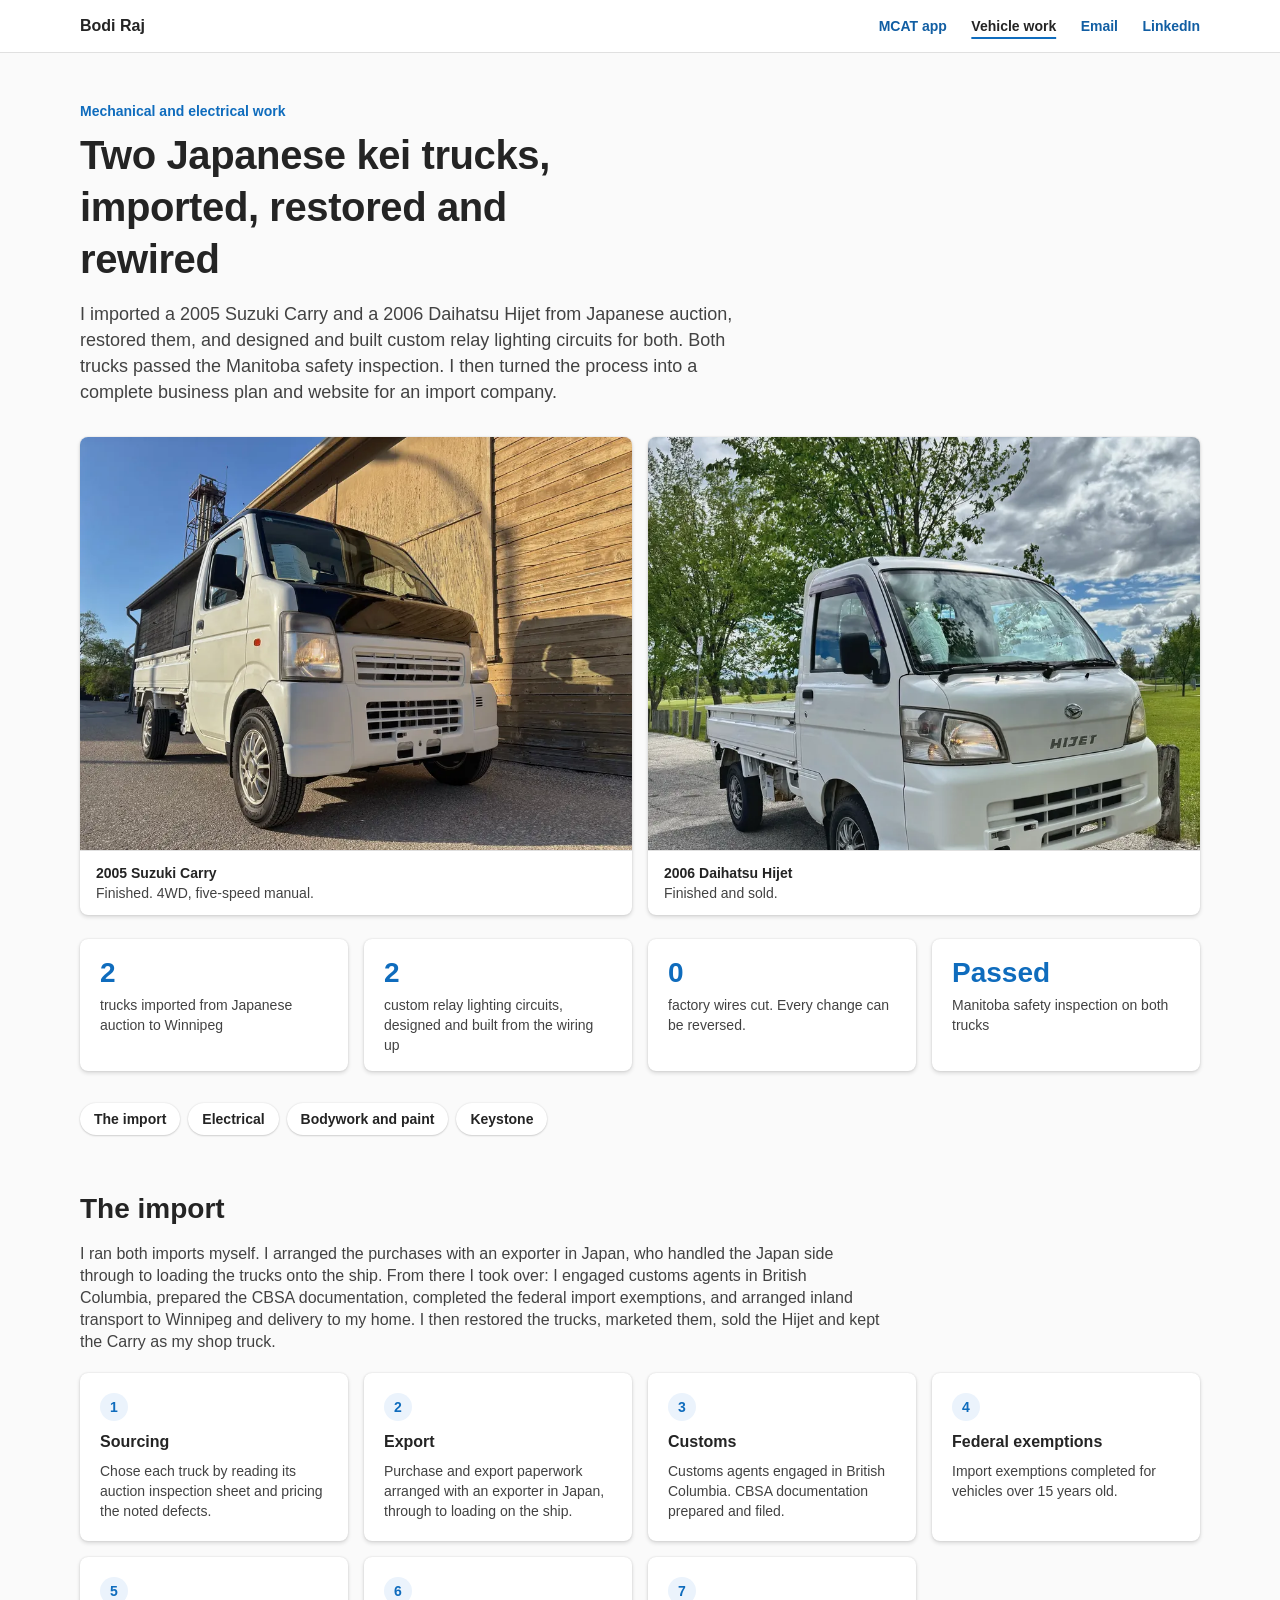
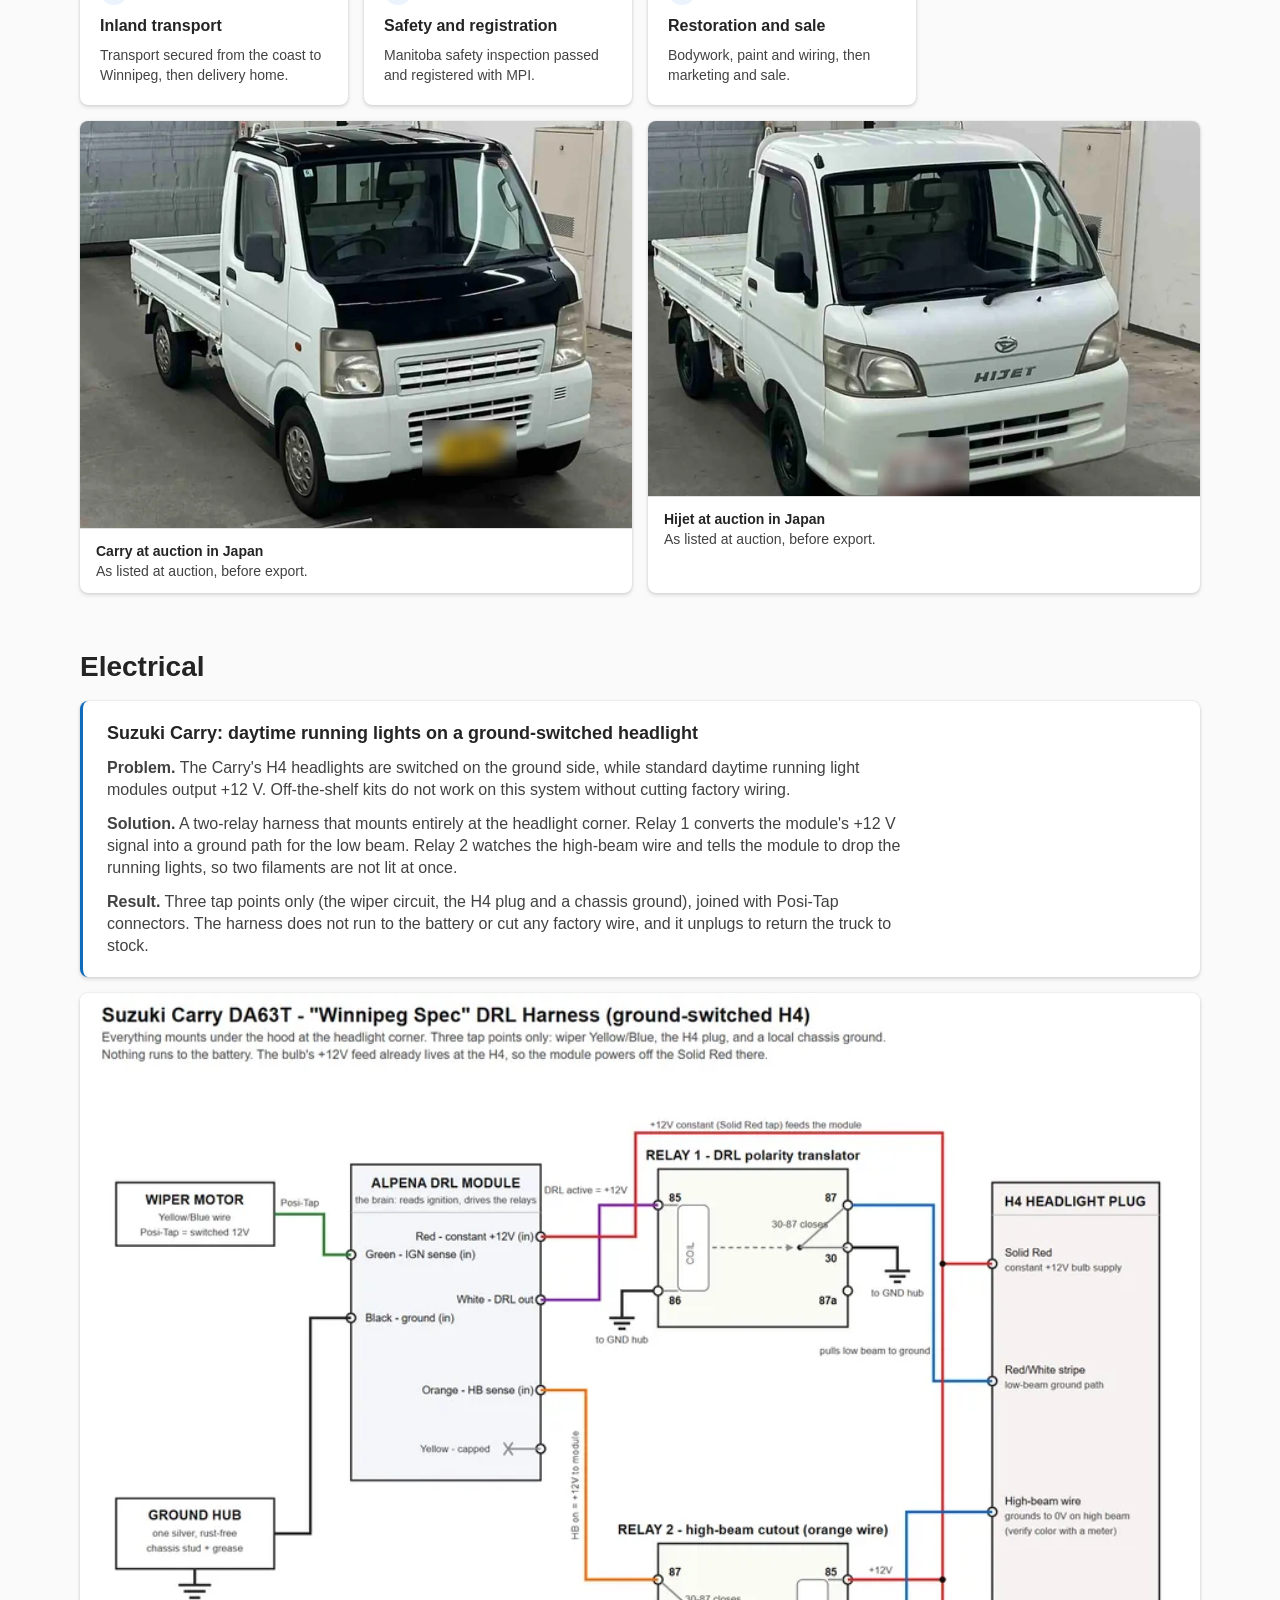
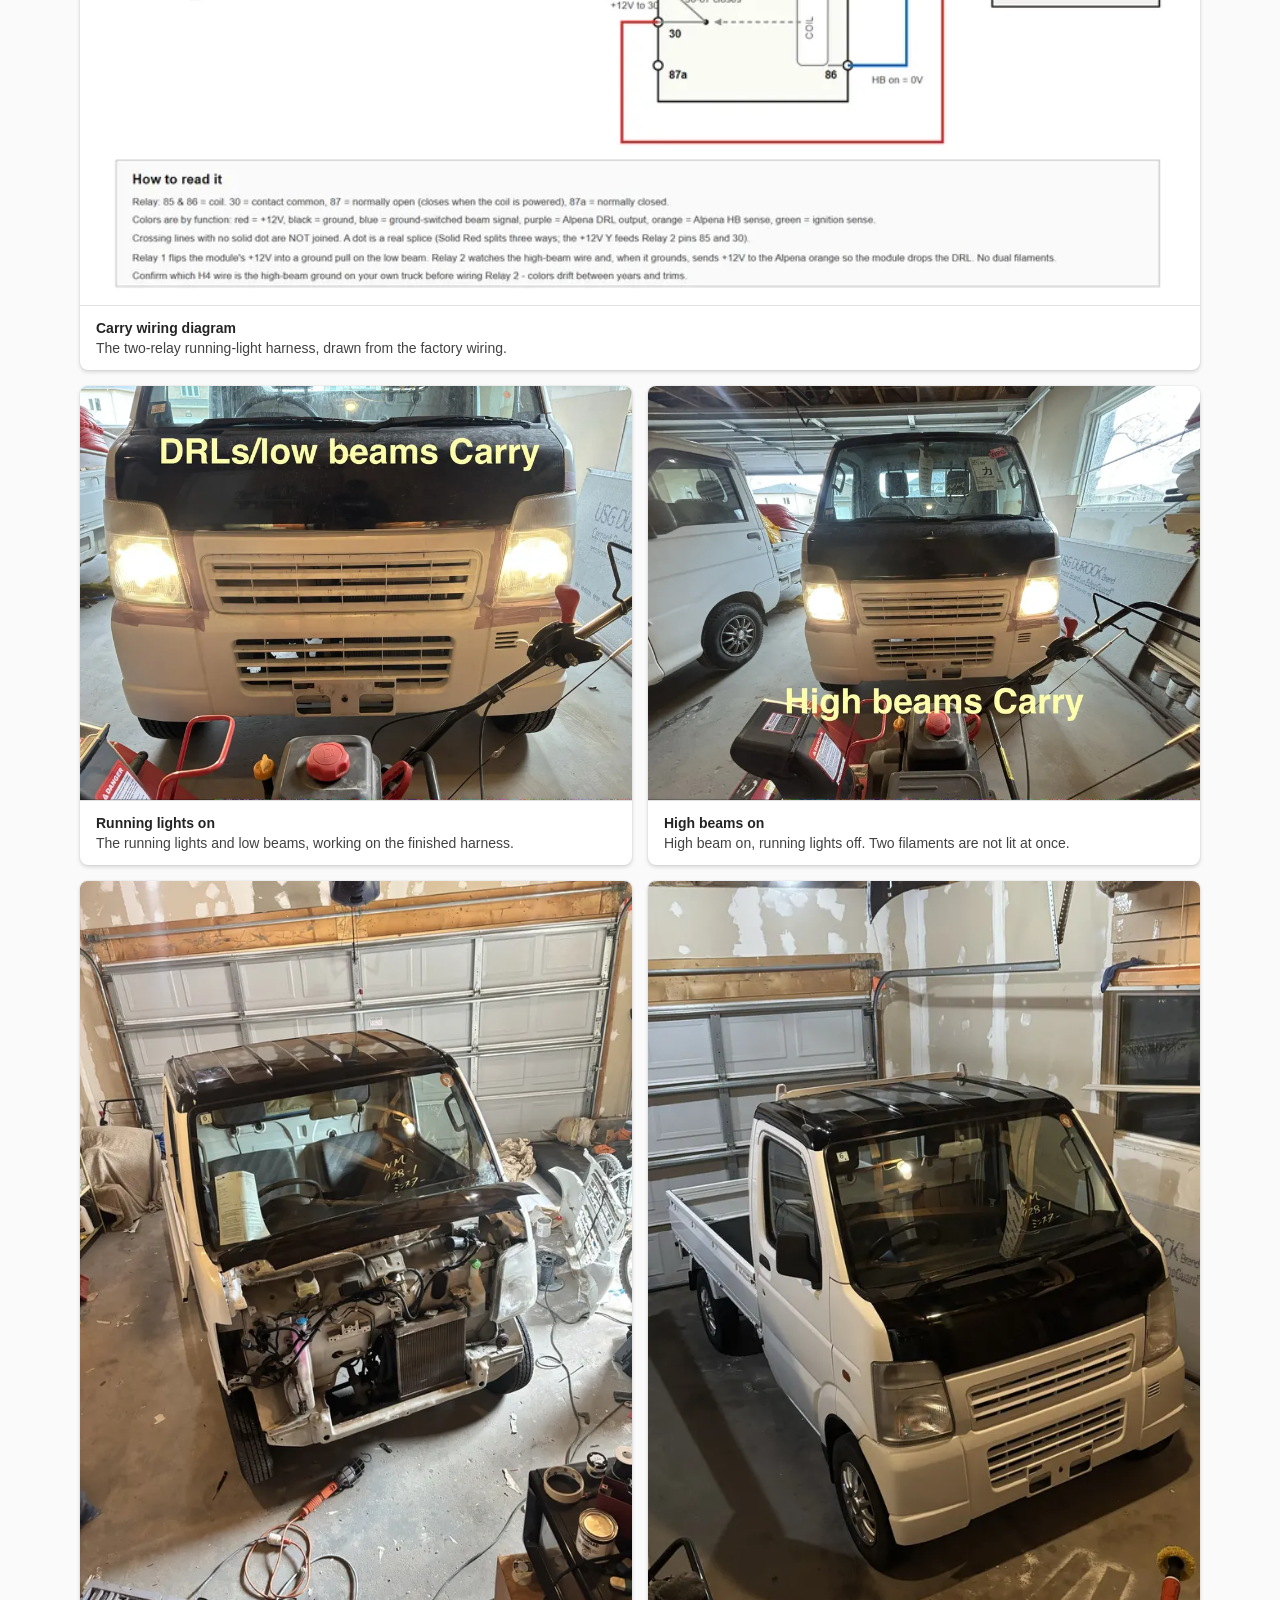
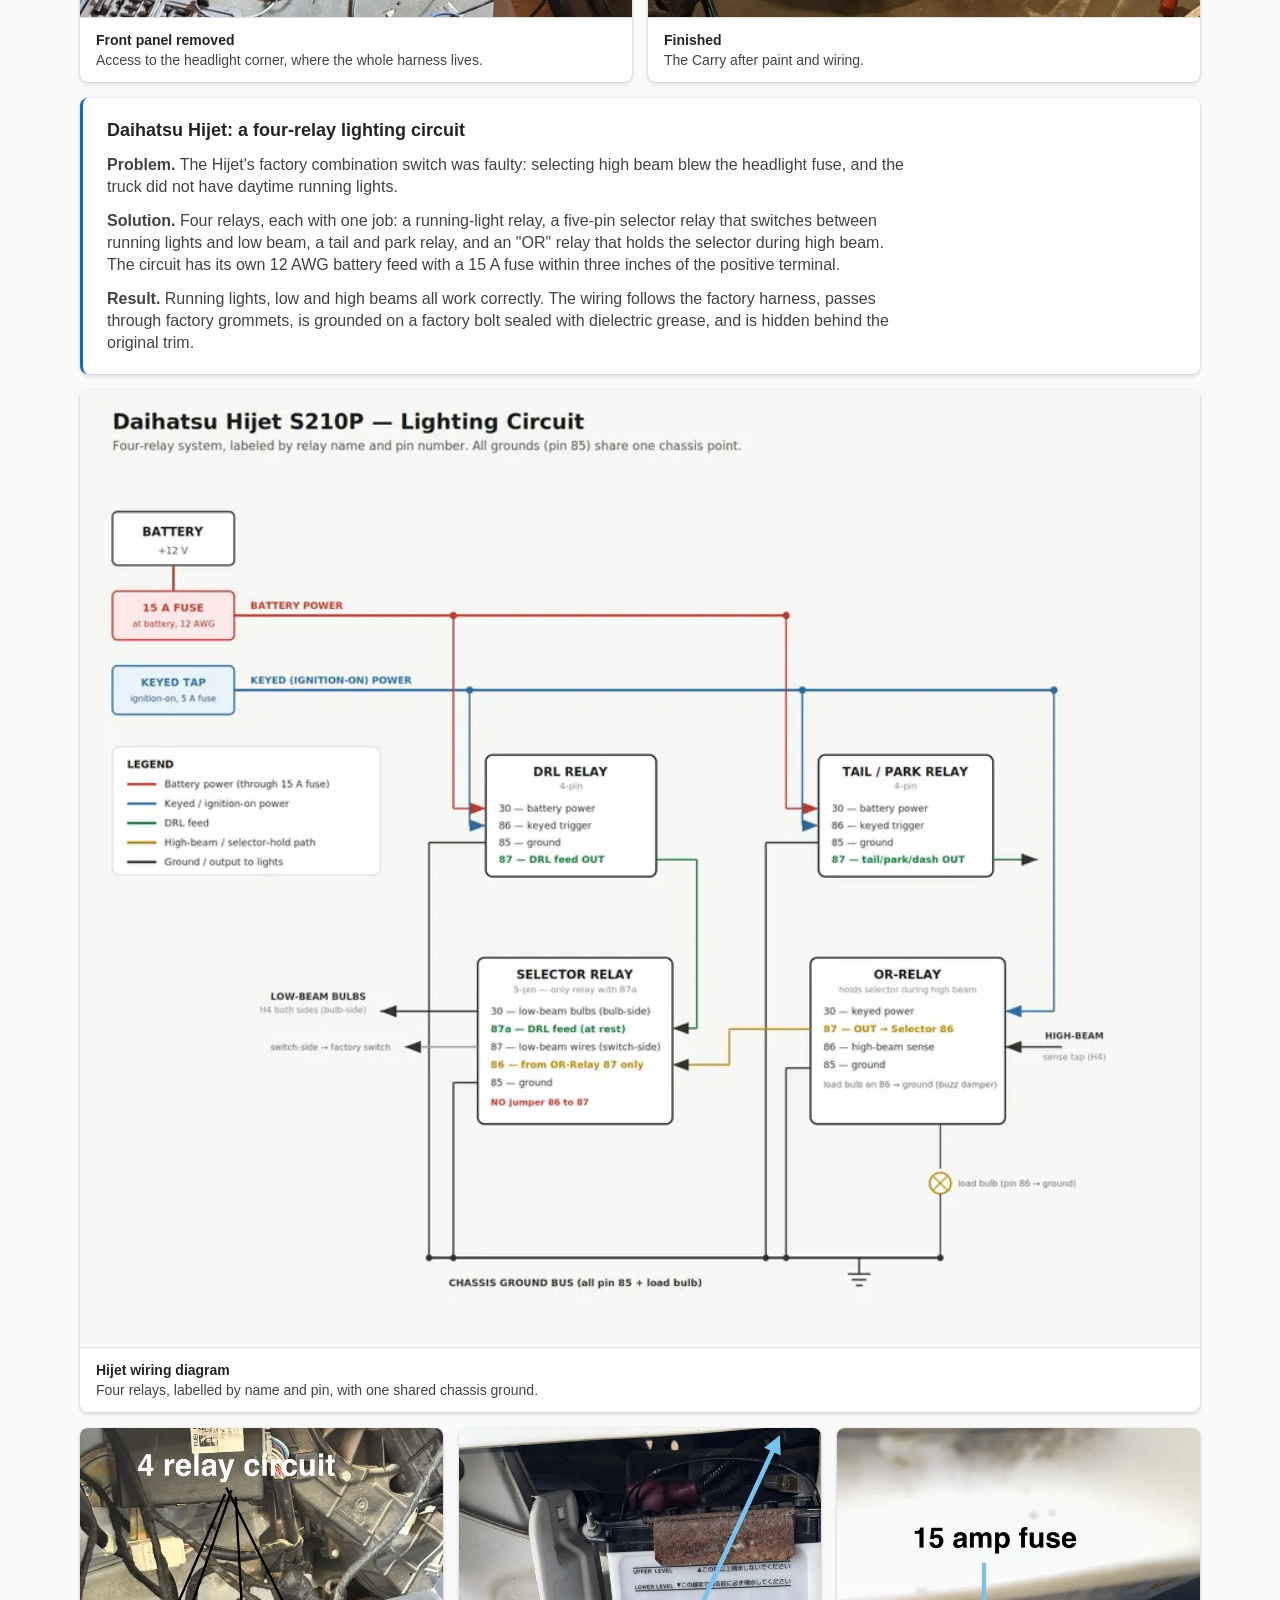
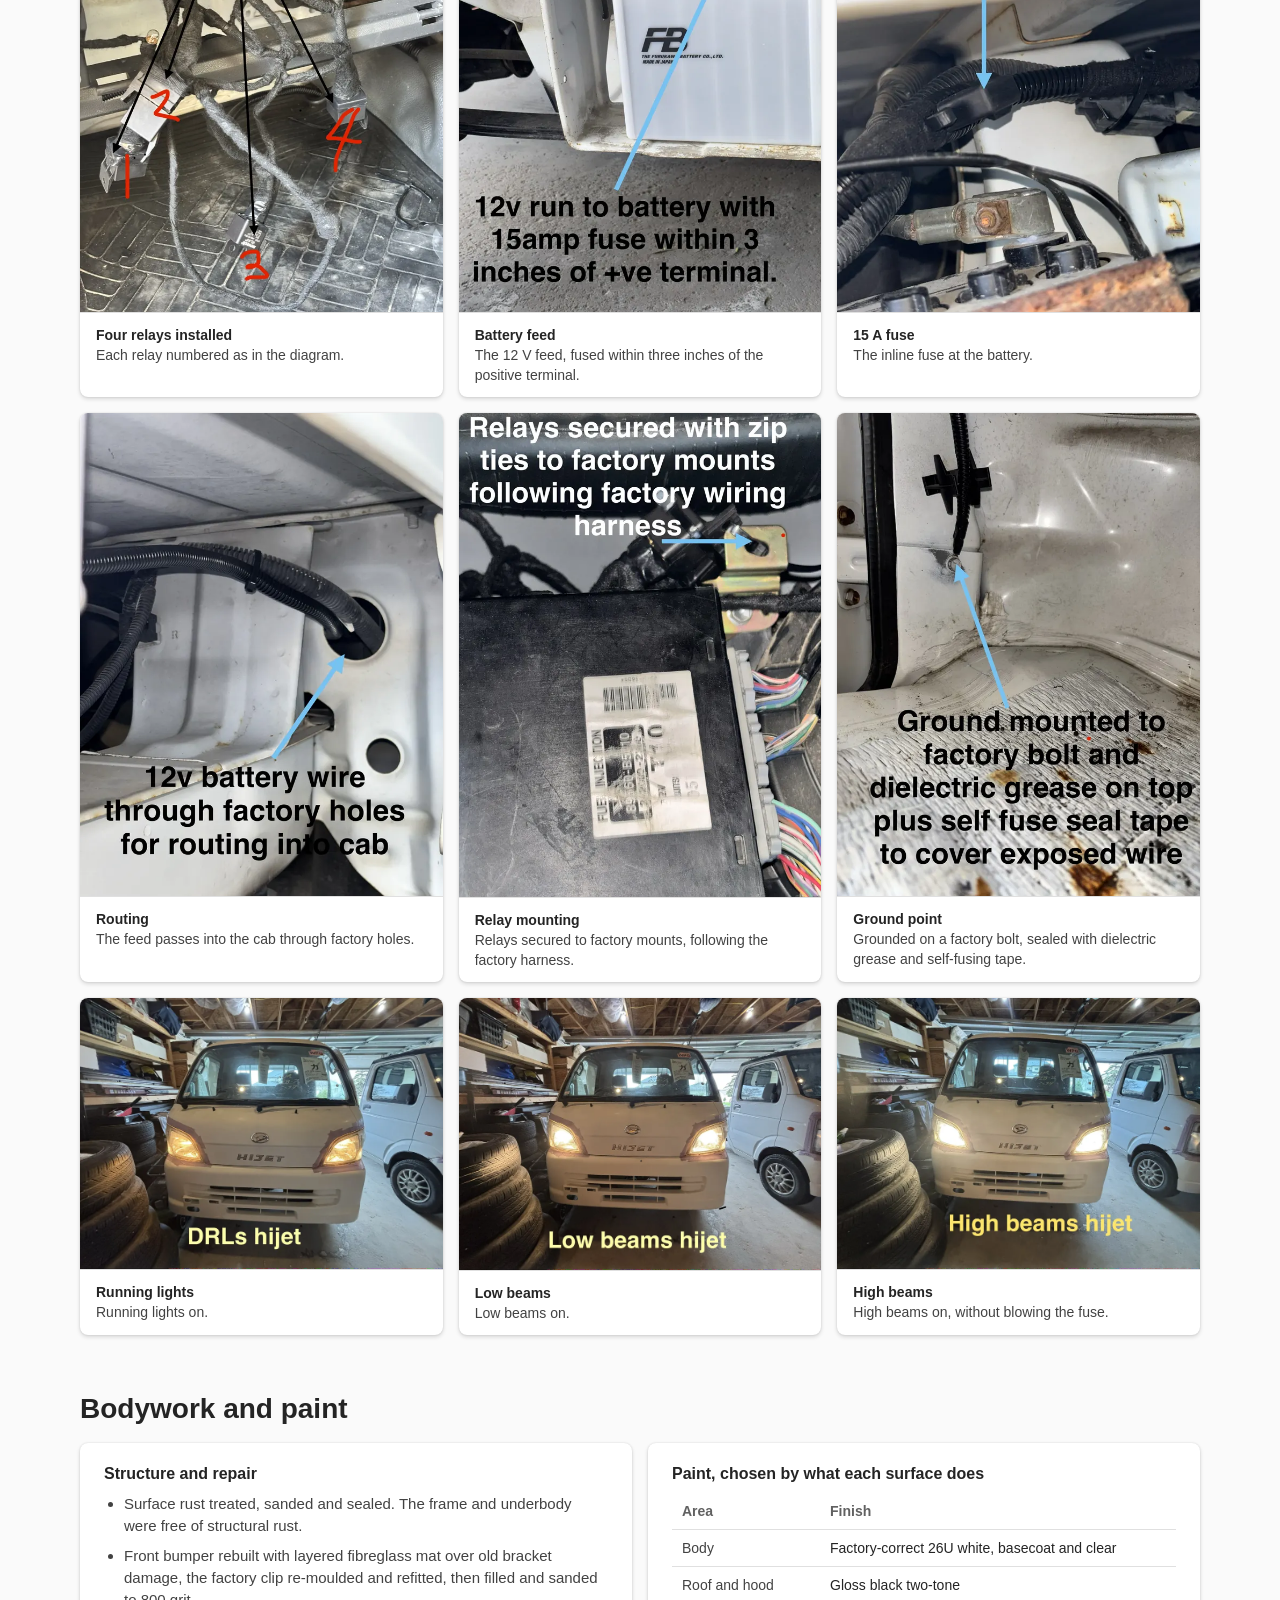
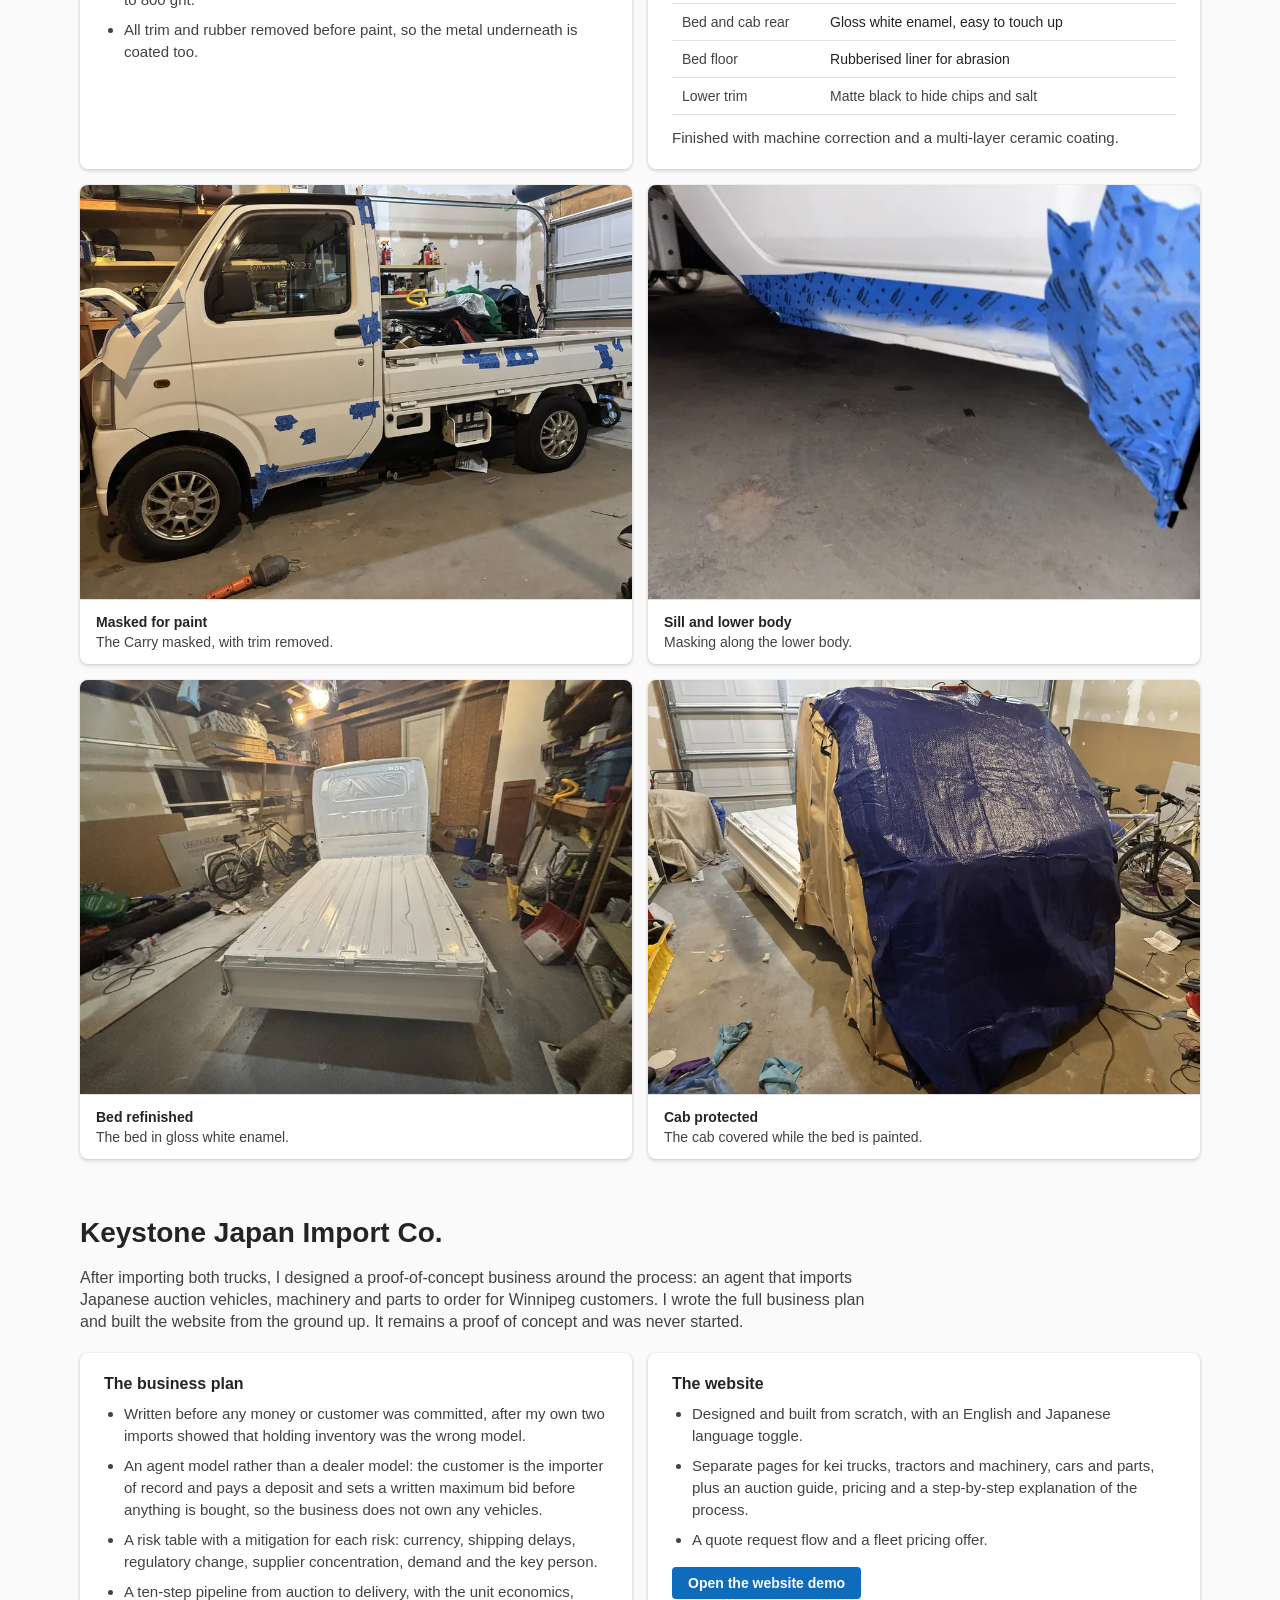
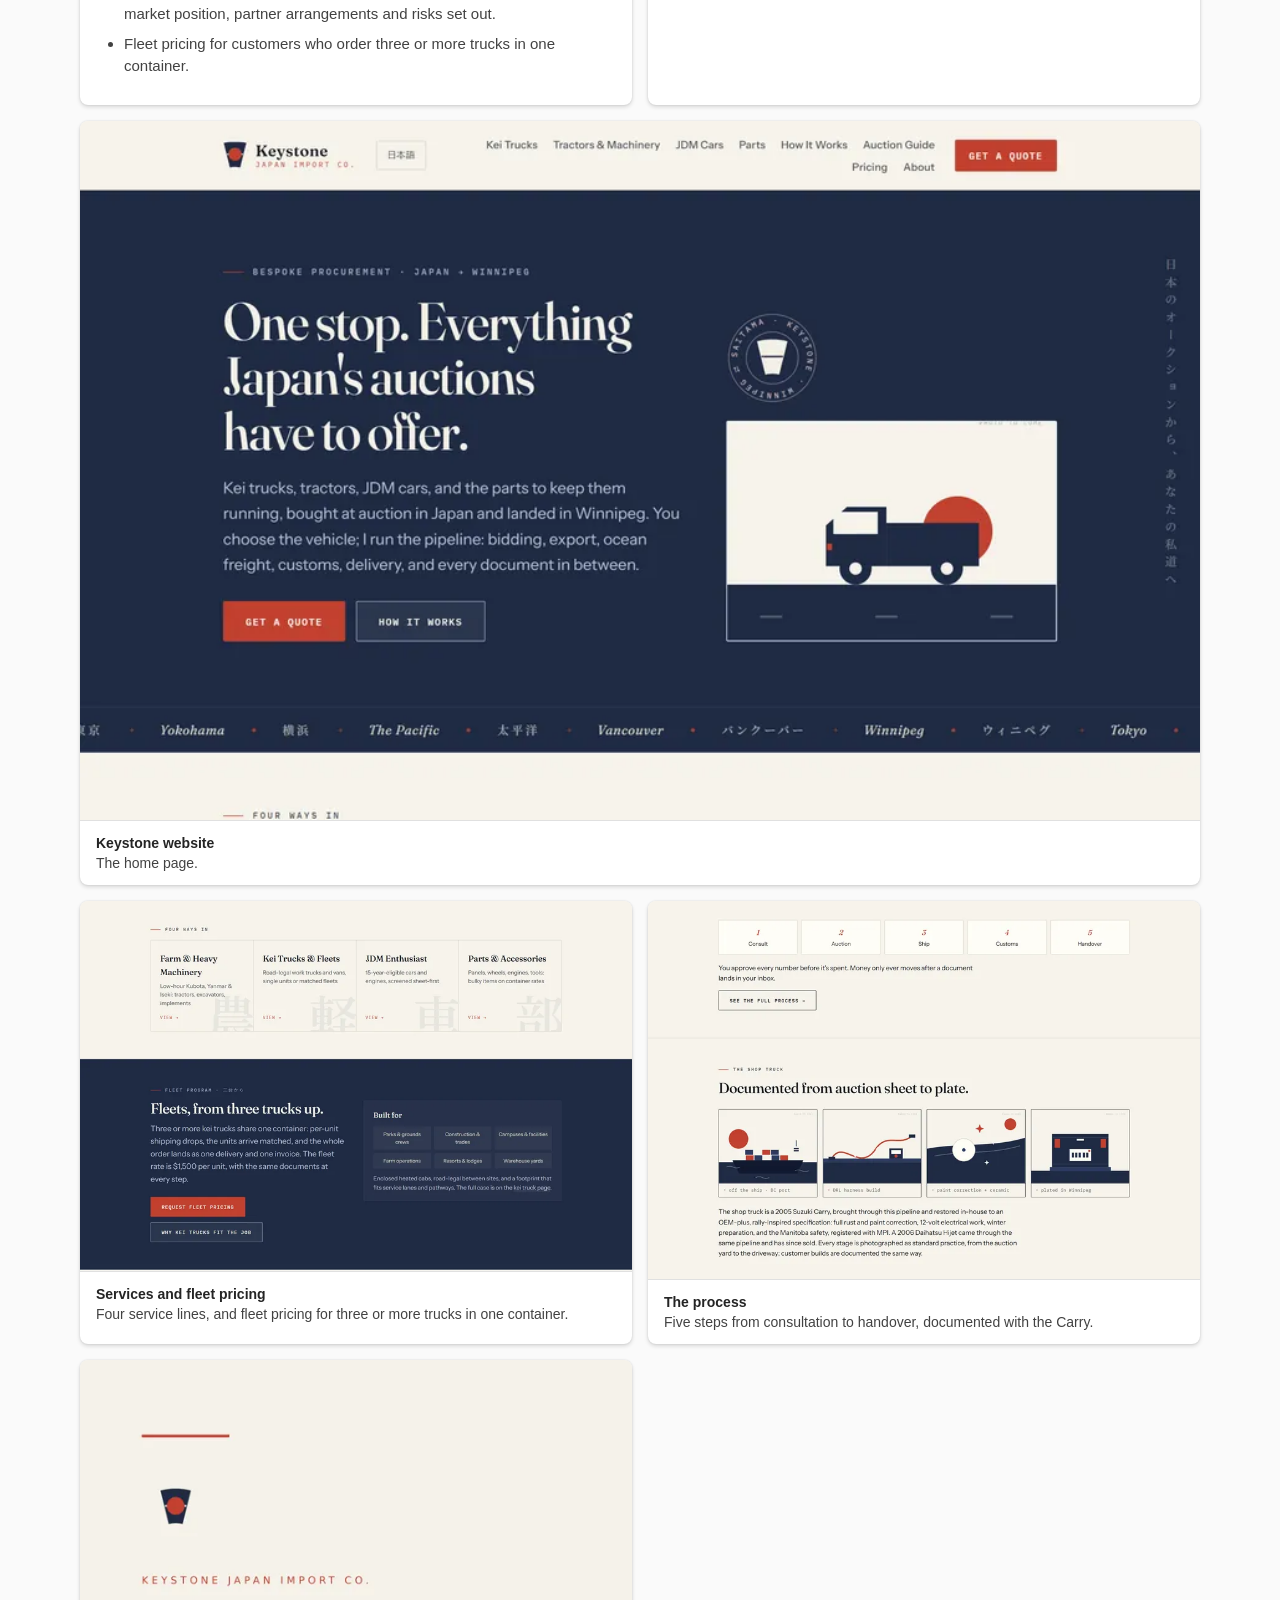
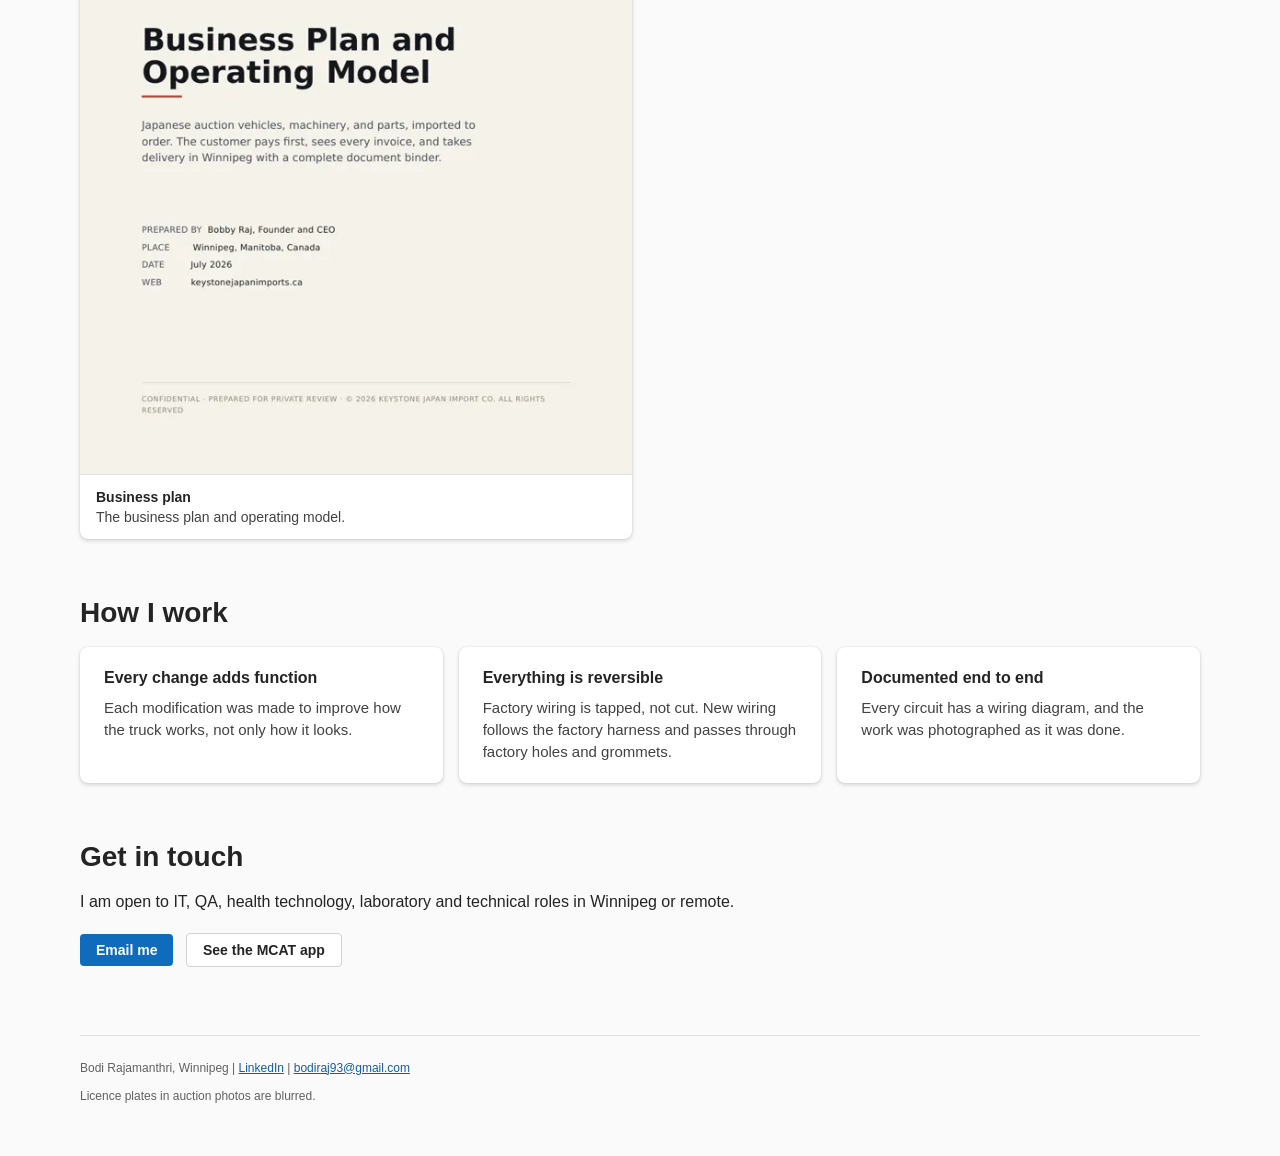
<file: vehicles.html>
<!DOCTYPE html>
<html lang="en">
<head>
<meta charset="utf-8">
<meta name="viewport" content="width=device-width, initial-scale=1">
<title>Bodi Rajamanthri | Kei truck import, restoration and electrical work | Winnipeg</title>
<meta name="description" content="Two Japanese kei trucks imported, restored and rewired by Bodi Raj, plus a complete import business plan and website.">
<meta property="og:type" content="website">
<meta property="og:url" content="https://bodiraj93.github.io/vehicles.html">
<meta property="og:title" content="Kei truck import, restoration and electrical work, by Bodi Raj">
<meta property="og:description" content="Custom relay lighting circuits, bodywork and paint, a solo import pipeline, and a complete import business plan.">
<meta property="og:image" content="https://bodiraj93.github.io/v-og-carry.jpg">
<meta property="og:image:width" content="1200">
<meta property="og:image:height" content="627">
<meta name="twitter:card" content="summary_large_image">
<link rel="canonical" href="https://bodiraj93.github.io/vehicles.html">
<script type="application/ld+json">{"@context": "https://schema.org", "@type": "Person", "name": "Bodi Rajamanthri", "url": "https://bodiraj93.github.io/", "email": "mailto:bodiraj93@gmail.com", "jobTitle": "Product Lead", "address": {"@type": "PostalAddress", "addressLocality": "Winnipeg", "addressRegion": "MB", "addressCountry": "CA"}, "alumniOf": [{"@type": "CollegeOrUniversity", "name": "Red River College Polytechnic"}, {"@type": "CollegeOrUniversity", "name": "University of Winnipeg"}], "knowsAbout": ["IT support", "Quality assurance", "Software testing", "Product management", "Biochemistry", "Laboratory skills", "Automotive electrical"], "sameAs": ["https://www.linkedin.com/in/bodi-raj/"]}</script>
<link rel="stylesheet" href="site.css?v=6">
</head>
<body>

<header class="top">
  <div class="wrap top-row">
    <a class="name" href="index.html">Bodi Raj</a>
    <nav aria-label="Site">
      <a href="index.html">MCAT app</a>
      <a href="vehicles.html" aria-current="page">Vehicle work</a>
      <a href="mailto:bodiraj93@gmail.com">Email</a>
      <a href="https://www.linkedin.com/in/bodi-raj/">LinkedIn</a>
    </nav>
  </div>
</header>

<main>

<section class="hero wrap">
  <p class="eyebrow">Mechanical and electrical work</p>
  <h1>Two Japanese kei trucks, imported, restored and rewired</h1>
  <p class="lede">I imported a 2005 Suzuki Carry and a 2006 Daihatsu Hijet from Japanese auction, restored them, and designed and built custom relay lighting circuits for both. Both trucks passed the Manitoba safety inspection. I then turned the process into a complete business plan and website for an import company.</p>

  <div class="duo">
    <figure class="card shot"><button type="button" data-full="v-carry-hero" aria-label="Suzuki Carry, finished: open full size"><img src="v-carry-hero-sm.webp" alt="Finished 2005 Suzuki Carry in white with a gloss black roof, parked outdoors"></button><figcaption><b>2005 Suzuki Carry</b>Finished. 4WD, five-speed manual.</figcaption></figure>
    <figure class="card shot"><button type="button" data-full="v-hijet-hero" aria-label="Daihatsu Hijet, finished: open full size"><img src="v-hijet-hero-sm.webp" alt="Finished white Daihatsu Hijet parked in a park"></button><figcaption><b>2006 Daihatsu Hijet</b>Finished and sold.</figcaption></figure>
  </div>

  <ul class="facts" aria-label="Key facts">
    <li><strong>2</strong><span>trucks imported from Japanese auction to Winnipeg</span></li>
    <li><strong>2</strong><span>custom relay lighting circuits, designed and built from the wiring up</span></li>
    <li><strong>0</strong><span>factory wires cut. Every change can be reversed.</span></li>
    <li><strong>Passed</strong><span>Manitoba safety inspection on both trucks</span></li>
  </ul>
</section>

<nav class="jump wrap" aria-label="On this page">
  <a href="#import">The import</a><a href="#electrical">Electrical</a><a href="#body">Bodywork and paint</a><a href="#keystone">Keystone</a>
</nav>

<section class="wrap block" id="import">
  <h2>The import</h2>
  <p class="intro">I ran both imports myself. I arranged the purchases with an exporter in Japan, who handled the Japan side through to loading the trucks onto the ship. From there I took over: I engaged customs agents in British Columbia, prepared the CBSA documentation, completed the federal import exemptions, and arranged inland transport to Winnipeg and delivery to my home. I then restored the trucks, marketed them, sold the Hijet and kept the Carry as my shop truck.</p>
  <ol class="steps seven">
    <li><h3>Sourcing</h3><p>Chose each truck by reading its auction inspection sheet and pricing the noted defects.</p></li>
    <li><h3>Export</h3><p>Purchase and export paperwork arranged with an exporter in Japan, through to loading on the ship.</p></li>
    <li><h3>Customs</h3><p>Customs agents engaged in British Columbia. CBSA documentation prepared and filed.</p></li>
    <li><h3>Federal exemptions</h3><p>Import exemptions completed for vehicles over 15 years old.</p></li>
    <li><h3>Inland transport</h3><p>Transport secured from the coast to Winnipeg, then delivery home.</p></li>
    <li><h3>Safety and registration</h3><p>Manitoba safety inspection passed and registered with MPI.</p></li>
    <li><h3>Restoration and sale</h3><p>Bodywork, paint and wiring, then marketing and sale.</p></li>
  </ol>
  <div class="gallery" data-gallery="arrival"></div>
</section>

<section class="wrap block" id="electrical">
  <h2>Electrical</h2>

  <article class="card pad feature">
    <h3>Suzuki Carry: daytime running lights on a ground-switched headlight</h3>
    <p><strong>Problem.</strong> The Carry's H4 headlights are switched on the ground side, while standard daytime running light modules output +12 V. Off-the-shelf kits do not work on this system without cutting factory wiring.</p>
    <p><strong>Solution.</strong> A two-relay harness that mounts entirely at the headlight corner. Relay 1 converts the module's +12 V signal into a ground path for the low beam. Relay 2 watches the high-beam wire and tells the module to drop the running lights, so two filaments are not lit at once.</p>
    <p><strong>Result.</strong> Three tap points only (the wiper circuit, the H4 plug and a chassis ground), joined with Posi-Tap connectors. The harness does not run to the battery or cut any factory wire, and it unplugs to return the truck to stock.</p>
  </article>
  <div class="gallery" data-gallery="carry"></div>

  <article class="card pad feature after">
    <h3>Daihatsu Hijet: a four-relay lighting circuit</h3>
    <p><strong>Problem.</strong> The Hijet's factory combination switch was faulty: selecting high beam blew the headlight fuse, and the truck did not have daytime running lights.</p>
    <p><strong>Solution.</strong> Four relays, each with one job: a running-light relay, a five-pin selector relay that switches between running lights and low beam, a tail and park relay, and an "OR" relay that holds the selector during high beam. The circuit has its own 12 AWG battery feed with a 15 A fuse within three inches of the positive terminal.</p>
    <p><strong>Result.</strong> Running lights, low and high beams all work correctly. The wiring follows the factory harness, passes through factory grommets, is grounded on a factory bolt sealed with dielectric grease, and is hidden behind the original trim.</p>
  </article>
  <div class="gallery three" data-gallery="hijet"></div>
</section>

<section class="wrap block" id="body">
  <h2>Bodywork and paint</h2>
  <div class="grid two">
    <article class="card pad">
      <h3>Structure and repair</h3>
      <ul class="plain">
        <li>Surface rust treated, sanded and sealed. The frame and underbody were free of structural rust.</li>
        <li>Front bumper rebuilt with layered fibreglass mat over old bracket damage, the factory clip re-moulded and refitted, then filled and sanded to 800 grit.</li>
        <li>All trim and rubber removed before paint, so the metal underneath is coated too.</li>
      </ul>
    </article>
    <article class="card pad">
      <h3>Paint, chosen by what each surface does</h3>
      <table class="scores compare flat">
        <thead><tr><th scope="col">Area</th><th scope="col">Finish</th></tr></thead>
        <tbody>
          <tr><th scope="row">Body</th><td>Factory-correct 26U white, basecoat and clear</td></tr>
          <tr><th scope="row">Roof and hood</th><td>Gloss black two-tone</td></tr>
          <tr><th scope="row">Bed and cab rear</th><td>Gloss white enamel, easy to touch up</td></tr>
          <tr><th scope="row">Bed floor</th><td>Rubberised liner for abrasion</td></tr>
          <tr><th scope="row">Lower trim</th><td>Matte black to hide chips and salt</td></tr>
        </tbody>
      </table>
      <p class="note">Finished with machine correction and a multi-layer ceramic coating.</p>
    </article>
  </div>
  <div class="gallery after" data-gallery="body"></div>
</section>

<section class="wrap block" id="keystone">
  <h2>Keystone Japan Import Co.</h2>
  <p class="intro">After importing both trucks, I designed a proof-of-concept business around the process: an agent that imports Japanese auction vehicles, machinery and parts to order for Winnipeg customers. I wrote the full business plan and built the website from the ground up. It remains a proof of concept and was never started.</p>
  <div class="grid two">
    <article class="card pad">
      <h3>The business plan</h3>
      <ul class="plain">
        <li>Written before any money or customer was committed, after my own two imports showed that holding inventory was the wrong model.</li>
        <li>An agent model rather than a dealer model: the customer is the importer of record and pays a deposit and sets a written maximum bid before anything is bought, so the business does not own any vehicles.</li>
        <li>A risk table with a mitigation for each risk: currency, shipping delays, regulatory change, supplier concentration, demand and the key person.</li>
        <li>A ten-step pipeline from auction to delivery, with the unit economics, market position, partner arrangements and risks set out.</li>
        <li>Fleet pricing for customers who order three or more trucks in one container.</li>
      </ul>
    </article>
    <article class="card pad">
      <h3>The website</h3>
      <ul class="plain">
        <li>Designed and built from scratch, with an English and Japanese language toggle.</li>
        <li>Separate pages for kei trucks, tractors and machinery, cars and parts, plus an auction guide, pricing and a step-by-step explanation of the process.</li>
        <li>A quote request flow and a fleet pricing offer.</li>
      </ul>
      <p><a class="btn" href="https://bodiraj93.github.io/keystone/">Open the website demo</a></p>
    </article>
  </div>
  <div class="gallery after" data-gallery="keystone"></div>
</section>

<section class="wrap block">
  <h2>How I work</h2>
  <div class="grid three">
    <article class="card pad"><h3>Every change adds function</h3><p>Each modification was made to improve how the truck works, not only how it looks.</p></article>
    <article class="card pad"><h3>Everything is reversible</h3><p>Factory wiring is tapped, not cut. New wiring follows the factory harness and passes through factory holes and grommets.</p></article>
    <article class="card pad"><h3>Documented end to end</h3><p>Every circuit has a wiring diagram, and the work was photographed as it was done.</p></article>
  </div>
</section>

<section class="wrap block contact">
  <h2>Get in touch</h2>
  <p>I am open to IT, QA, health technology, laboratory and technical roles in Winnipeg or remote.</p>
  <p><a class="btn" href="mailto:bodiraj93@gmail.com">Email me</a> <a class="btn subtle" href="index.html">See the MCAT app</a></p>
</section>

</main>

<dialog id="lightbox" aria-label="Full size image">
  <form method="dialog"><button class="close" aria-label="Close">Close</button></form>
  <img alt="">
  <p class="cap"></p>
</dialog>

<footer class="wrap foot"><p>Bodi Rajamanthri, Winnipeg | <a href="https://www.linkedin.com/in/bodi-raj/">LinkedIn</a> | <a href="mailto:bodiraj93@gmail.com">bodiraj93@gmail.com</a></p><p>Licence plates in auction photos are blurred.</p></footer>

<script>
window.GALLERIES = {
  arrival: [
    ['v-carry-auction','Carry at auction in Japan','As listed at auction, before export.'],
    ['v-hijet-auction','Hijet at auction in Japan','As listed at auction, before export.'],
  ],
  carry: [
    ['v-carry-schematic','Carry wiring diagram','The two-relay running-light harness, drawn from the factory wiring.',true],
    ['v-carry-drl','Running lights on','The running lights and low beams, working on the finished harness.'],
    ['v-carry-hb','High beams on','High beam on, running lights off. Two filaments are not lit at once.'],
    ['v-carry-open','Front panel removed','Access to the headlight corner, where the whole harness lives.'],
    ['v-carry-top','Finished','The Carry after paint and wiring.'],
  ],
  hijet: [
    ['v-hijet-schematic','Hijet wiring diagram','Four relays, labelled by name and pin, with one shared chassis ground.',true],
    ['v-relays','Four relays installed','Each relay numbered as in the diagram.'],
    ['v-battery','Battery feed','The 12 V feed, fused within three inches of the positive terminal.'],
    ['v-fuse','15 A fuse','The inline fuse at the battery.'],
    ['v-routing','Routing','The feed passes into the cab through factory holes.'],
    ['v-relaymount','Relay mounting','Relays secured to factory mounts, following the factory harness.'],
    ['v-ground','Ground point','Grounded on a factory bolt, sealed with dielectric grease and self-fusing tape.'],
    ['v-hijet-drl','Running lights','Running lights on.'],
    ['v-hijet-low','Low beams','Low beams on.'],
    ['v-hijet-hb','High beams','High beams on, without blowing the fuse.'],
  ],
  body: [
    ['v-masking','Masked for paint','The Carry masked, with trim removed.'],
    ['v-sill','Sill and lower body','Masking along the lower body.'],
    ['v-bed','Bed refinished','The bed in gloss white enamel.'],
    ['v-tarp','Cab protected','The cab covered while the bed is painted.'],
  ],
  keystone: [
    ['v-ks-hero','Keystone website','The home page.',true],
    ['v-ks-fleet','Services and fleet pricing','Four service lines, and fleet pricing for three or more trucks in one container.'],
    ['v-ks-process','The process','Five steps from consultation to handover, documented with the Carry.'],
    ['v-ks-plan','Business plan','The business plan and operating model.'],
  ],
};
document.querySelectorAll('[data-full]').forEach(b => b.addEventListener('click', () => {
  const box = document.getElementById('lightbox'); box.querySelector('img').src = b.dataset.full + '.webp';
  box.querySelector('img').alt = b.querySelector('img').alt; box.querySelector('.cap').textContent = b.getAttribute('aria-label').replace(': open full size',''); box.showModal();
}));
</script>
<script src="site.js?v=6"></script>
</body>
</html>
</file>
<file: site.css>
/* Fluent 2 tokens (values from microsoft/fluentui packages/tokens) */
:root {
  --bg1: #ffffff; --bg2: #fafafa; --bg3: #f5f5f5;
  --fg1: #242424; --fg2: #424242; --fg3: #616161;
  --stroke1: #d1d1d1; --stroke2: #e0e0e0;
  --brand: #0f6cbd; --brand-hover: #115ea3; --brand-bg2: #ebf3fc; --brand-fg: #0f6cbd; --link: #115ea3;
  --focus: #000000;
  --sh-a: rgba(0,0,0,.12); --sh-k: rgba(0,0,0,.14);
  --shadow4: 0 0 2px var(--sh-a), 0 2px 4px var(--sh-k);
  --shadow8: 0 0 2px var(--sh-a), 0 4px 8px var(--sh-k);
  --shadow64: 0 0 8px var(--sh-a), 0 32px 64px var(--sh-k);
  --r-m: 4px; --r-xl: 8px; --r-2xl: 12px;
  --font: "Segoe UI Variable Text", "Segoe UI", "Segoe UI Web (West European)", -apple-system, BlinkMacSystemFont, Roboto, "Helvetica Neue", sans-serif;
  --display: "Segoe UI Variable Display", "Segoe UI", -apple-system, BlinkMacSystemFont, Roboto, sans-serif;
}
@media (prefers-color-scheme: dark) {
  :root {
    --bg1: #292929; --bg2: #1f1f1f; --bg3: #141414;
    --fg1: #ffffff; --fg2: #d6d6d6; --fg3: #adadad;
    --stroke1: #666666; --stroke2: #525252;
    --brand: #115ea3; --brand-hover: #0f6cbd; --brand-bg2: #082338; --brand-fg: #479ef5; --link: #479ef5;
    --focus: #ffffff; --sh-a: rgba(0,0,0,.24); --sh-k: rgba(0,0,0,.28);
  }
}

* { box-sizing: border-box; }
html { -webkit-text-size-adjust: 100%; }
body { margin: 0; background: var(--bg2); color: var(--fg1); font: 400 16px/22px var(--font); }
a { color: var(--link); }
:focus-visible { outline: 2px solid var(--focus); outline-offset: 2px; border-radius: var(--r-m); }
.wrap { width: min(1120px, 100% - 48px); margin-inline: auto; }

.top { position: sticky; top: 0; z-index: 5; background: color-mix(in srgb, var(--bg1) 88%, transparent); backdrop-filter: blur(12px); border-bottom: 1px solid var(--stroke2); }
.top-row { display: flex; align-items: center; justify-content: space-between; height: 52px; }
.name { font: 600 16px/22px var(--font); color: var(--fg1); text-decoration: none; }
.top nav a { margin-left: 20px; font: 600 14px/20px var(--font); text-decoration: none; }
.top nav a:hover { text-decoration: underline; }

.hero { padding: 48px 0 8px; }
.eyebrow { margin: 0 0 8px; font: 600 14px/20px var(--font); color: var(--brand-fg); }
h1 { margin: 0; max-width: 22ch; font: 600 40px/52px var(--display); letter-spacing: -0.01em; }
.lede { max-width: 68ch; margin: 16px 0 32px; color: var(--fg2); font: 400 18px/26px var(--font); }
h2 { margin: 0 0 16px; font: 600 28px/36px var(--display); }
h3 { margin: 0 0 8px; font: 600 16px/22px var(--font); }
p { margin: 0 0 12px; }
.sub { color: var(--fg3); font-size: 14px; line-height: 20px; }
.note { margin: 12px 0 0; color: var(--fg2); font-size: 14px; line-height: 20px; }

.card { background: var(--bg1); border-radius: var(--r-xl); box-shadow: var(--shadow4); }
.pad { padding: 20px 24px; }
.pad p:last-child { margin-bottom: 0; }

.video { margin: 0; overflow: hidden; }
.video video { display: block; width: 100%; height: auto; aspect-ratio: 16 / 9; background: var(--bg3); }
.video figcaption { padding: 10px 16px; font-size: 14px; line-height: 20px; color: var(--fg3); }

.facts { list-style: none; padding: 0; margin: 24px 0 0; display: grid; grid-template-columns: repeat(4, 1fr); gap: 16px; }
.facts li { background: var(--bg1); border-radius: var(--r-xl); box-shadow: var(--shadow4); padding: 16px 20px; }
.facts strong { display: block; font: 600 28px/36px var(--display); color: var(--brand-fg); }
.facts span { display: block; margin-top: 4px; font-size: 14px; line-height: 20px; color: var(--fg2); }

.block { padding: 56px 0 0; }
.grid { display: grid; gap: 16px; }
.grid.three { grid-template-columns: repeat(3, 1fr); }
.grid.two { grid-template-columns: repeat(2, 1fr); }
.grid.after { margin-top: 16px; }
.grid p { color: var(--fg2); font-size: 15px; line-height: 22px; }

.gallery { display: grid; grid-template-columns: repeat(2, 1fr); gap: 16px; }
.shot { margin: 0; background: var(--bg1); border-radius: var(--r-xl); box-shadow: var(--shadow4); overflow: hidden; transition: box-shadow .15s; }
.shot:hover { box-shadow: var(--shadow8); }
.shot button { all: unset; display: block; width: 100%; cursor: zoom-in; }
.shot button:focus-visible { outline: 2px solid var(--focus); outline-offset: -2px; }
.shot img { display: block; width: 100%; height: auto; border-bottom: 1px solid var(--stroke2); }
.shot figcaption { padding: 12px 16px; font-size: 14px; line-height: 20px; color: var(--fg2); }
.shot figcaption b { display: block; color: var(--fg1); font-weight: 600; }
.shot.wide { grid-column: 1 / -1; }

.timeline { list-style: none; margin: 0; padding: 0; display: grid; grid-template-columns: repeat(5, 1fr); gap: 16px; counter-reset: t; }
.timeline li { position: relative; padding: 20px 20px 20px; background: var(--bg1); border-radius: var(--r-xl); box-shadow: var(--shadow4); border-top: 3px solid var(--brand); }
.timeline .when { display: block; margin-bottom: 6px; font: 600 12px/16px var(--font); color: var(--brand-fg); text-transform: uppercase; letter-spacing: .04em; }
.timeline p { margin: 0; color: var(--fg2); font-size: 14px; line-height: 20px; }

.scores { width: 100%; border-collapse: collapse; font-size: 14px; line-height: 20px; margin-top: 8px; }
.scores th, .scores td { padding: 8px 10px; text-align: left; border-bottom: 1px solid var(--stroke2); }
.scores thead th { color: var(--fg3); font-weight: 600; }
.scores tbody th { font-weight: 400; color: var(--fg2); }
.scores td { font-variant-numeric: tabular-nums; }
.scores:not(.compare) td:nth-child(2) { font-weight: 600; color: var(--brand-fg); }
.scores.compare td:first-of-type, .scores.compare tbody th { white-space: nowrap; }
.scores.compare tbody tr:last-child { background: var(--brand-bg2); }
.scores.compare tbody tr:last-child th, .scores.compare tbody tr:last-child td { font-weight: 600; color: var(--fg1); }
.plain { margin: 0; padding-left: 20px; color: var(--fg2); font-size: 15px; line-height: 22px; }
.plain li { margin-bottom: 8px; }
.plain strong { color: var(--fg1); }
.gap { margin-top: 20px; }

.role p { color: var(--fg2); }
.role strong { color: var(--fg1); }

.contact { padding-bottom: 24px; }
.btn { display: inline-block; margin: 8px 8px 0 0; padding: 6px 16px; min-height: 32px; border-radius: var(--r-m); background: var(--brand); color: #fff; font: 600 14px/20px var(--font); text-decoration: none; }
.btn:hover { background: var(--brand-hover); }
.btn.subtle { background: var(--bg1); color: var(--fg1); border: 1px solid var(--stroke1); }
.btn.subtle:hover { background: var(--bg3); }

.foot { padding: 24px 0 40px; border-top: 1px solid var(--stroke2); margin-top: 32px; color: var(--fg3); font-size: 12px; line-height: 16px; }

dialog { padding: 0; border: 0; border-radius: var(--r-2xl); box-shadow: var(--shadow64); background: var(--bg1); color: var(--fg1); max-width: min(96vw, 1600px); }
dialog::backdrop { background: rgba(0,0,0,.6); }
dialog img { display: block; max-width: 100%; max-height: 82vh; height: auto; }
dialog .cap { margin: 0; padding: 12px 16px; font-size: 14px; color: var(--fg2); }
dialog .close { position: absolute; top: 8px; right: 8px; padding: 4px 12px; border-radius: var(--r-m); border: 1px solid var(--stroke1); background: var(--bg1); color: var(--fg1); font: 600 14px/20px var(--font); cursor: pointer; }

@media (max-width: 960px) {
  .facts, .grid.three { grid-template-columns: repeat(2, 1fr); }
  .timeline { grid-template-columns: 1fr; }
}
@media (max-width: 640px) {
  .facts, .grid.three, .grid.two, .gallery { grid-template-columns: 1fr; }
  h1 { font-size: 32px; line-height: 40px; }
  .shot.wide { grid-column: auto; }
}
@media (prefers-reduced-motion: reduce) { * { transition: none !important; } }
.feature { border-left: 3px solid var(--brand); }
.feature p { color: var(--fg2); max-width: 90ch; }
.intro { max-width: 90ch; color: var(--fg2); margin-bottom: 20px; }
.steps { list-style: none; margin: 0; padding: 0; display: grid; grid-template-columns: repeat(4, 1fr); gap: 16px; counter-reset: s; }
.steps.seven { grid-template-columns: repeat(4, 1fr); }
.steps li { counter-increment: s; background: var(--bg1); border-radius: var(--r-xl); box-shadow: var(--shadow4); padding: 20px; }
.steps li::before { content: counter(s); display: inline-grid; place-items: center; width: 28px; height: 28px; margin-bottom: 10px; border-radius: 50%; background: var(--brand-bg2); color: var(--brand-fg); font: 600 14px/1 var(--font); }
.steps li.gate { border-top: 3px solid var(--brand); }
.steps p { margin: 0; color: var(--fg2); font-size: 14px; line-height: 20px; }
@media (max-width: 960px) { .steps, .steps.seven { grid-template-columns: repeat(2, 1fr); } }
@media (max-width: 640px) { .steps, .steps.seven { grid-template-columns: 1fr; } }
.diff { background: var(--brand-bg2); box-shadow: none; }
.diff p { color: var(--fg2); font-size: 15px; line-height: 22px; margin: 0; }

/* jump nav */
.jump { display: flex; flex-wrap: wrap; gap: 8px; padding: 24px 0 0; }
.jump a { padding: 6px 14px; border-radius: 999px; background: var(--bg1); box-shadow: var(--shadow2, 0 0 2px var(--sh-a), 0 1px 2px var(--sh-k)); color: var(--fg1); font: 600 14px/20px var(--font); text-decoration: none; }
.jump a:hover { background: var(--brand-bg2); color: var(--brand-fg); }
section[id] { scroll-margin-top: 64px; }
html { scroll-behavior: smooth; }

/* expandable deep dives */
.dd-list { display: grid; gap: 8px; }
.dd { background: var(--bg1); border-radius: var(--r-xl); box-shadow: var(--shadow4); overflow: hidden; }
.dd > summary { list-style: none; cursor: pointer; display: grid; grid-template-columns: 1fr auto; grid-template-areas: "t c" "s c"; column-gap: 16px; padding: 18px 24px; }
.dd > summary::-webkit-details-marker { display: none; }
.dd > summary::after { content: ""; grid-area: c; align-self: center; width: 10px; height: 10px; border-right: 2px solid var(--fg3); border-bottom: 2px solid var(--fg3); transform: rotate(45deg); transition: transform .2s; margin-right: 4px; }
.dd[open] > summary::after { transform: rotate(-135deg); }
.dd > summary:hover { background: var(--bg3); }
.dd > summary:focus-visible { outline: 2px solid var(--focus); outline-offset: -2px; }
.dd-t { grid-area: t; font: 600 20px/28px var(--display); }
.dd-s { grid-area: s; color: var(--fg3); font-size: 14px; line-height: 20px; margin-top: 2px; }
.dd-body { padding: 4px 24px 24px; border-top: 1px solid var(--stroke2); background: var(--bg2); }
.dd-body > :first-child { margin-top: 20px; }
.dd-body .card, .dd-body .timeline li, .dd-body .steps li { box-shadow: var(--shadow2, 0 0 2px var(--sh-a), 0 1px 2px var(--sh-k)); }

/* vehicle page */
.duo { display: grid; grid-template-columns: 1fr 1fr; gap: 16px; }
.duo .shot img { aspect-ratio: 4 / 3; object-fit: cover; }
.gallery.three { grid-template-columns: repeat(3, 1fr); }
.gallery.after, .card.after { margin-top: 16px; }
.block > .gallery { margin-top: 16px; }
.feature h3 { font-size: 18px; line-height: 24px; margin-bottom: 12px; }
.feature p + p { margin-top: 8px; }
/* site level 1: the current area is underlined in the brand colour */
.top nav a[aria-current] { color: var(--fg1); text-decoration: underline; text-decoration-color: var(--brand); text-decoration-thickness: 2px; text-underline-offset: 6px; }
@media (max-width: 640px) { .top-row { gap: 12px; } .top nav { display: flex; gap: 14px; padding: 10px 0; overflow-x: auto; scrollbar-width: none; } .top nav::-webkit-scrollbar { display: none; } .top nav a { flex: none; margin-left: 0; } }
.next { display: grid; grid-template-columns: 280px 1fr; gap: 0; overflow: hidden; text-decoration: none; color: inherit; }
.next img { width: 100%; height: 100%; object-fit: cover; display: block; }
.next .pad p { color: var(--fg2); }
.next:hover { box-shadow: var(--shadow8); }
@media (max-width: 960px) { .gallery.three { grid-template-columns: repeat(2, 1fr); } }
@media (max-width: 640px) { .duo, .gallery.three, .next { grid-template-columns: 1fr; } }
.scores.compare.flat tbody tr:last-child { background: none; }
.scores.compare.flat tbody tr:last-child th, .scores.compare.flat tbody tr:last-child td { font-weight: 400; color: var(--fg2); }
.scores.compare.flat td { white-space: normal; }

/* sticky page and section menu (case study and deep dive) */
.secnav { position: sticky; top: 53px; z-index: 4; background: color-mix(in srgb, var(--bg1) 88%, transparent); backdrop-filter: blur(12px); border-bottom: 1px solid var(--stroke2); }
.secnav-row { display: flex; align-items: center; gap: 8px; padding: 8px 4px; overflow-x: auto; scrollbar-width: none; }
.secnav-row::-webkit-scrollbar { display: none; }
.secnav a { flex: none; padding: 6px 14px; border-radius: 999px; background: var(--bg1); box-shadow: 0 0 2px var(--sh-a), 0 1px 2px var(--sh-k); color: var(--fg1); font: 600 14px/20px var(--font); text-decoration: none; white-space: nowrap; }
.secnav a:hover { background: var(--brand-bg2); color: var(--brand-fg); }
.secnav a[aria-current="true"] { background: var(--brand); color: #fff; }
.secnav a.tab { border-radius: var(--r-m); background: none; box-shadow: none; color: var(--fg2); }
.secnav a.tab:hover { background: var(--bg3); color: var(--fg1); }
.secnav a.tab[aria-current="page"] { background: var(--brand-bg2); color: var(--brand-fg); }
.secnav .sep { flex: none; width: 1px; height: 20px; margin: 0 4px; background: var(--stroke1); }
html:has(.secnav) section[id] { scroll-margin-top: 112px; }
@media (prefers-reduced-motion: reduce) { html:has(.secnav) { scroll-behavior: auto; } }
</file>
<file: skopos-deep-dive.css>
/* Page parts built from the site tokens in site.css */
.flow { list-style: none; margin: 0 0 24px; padding: 0; display: flex; flex-wrap: wrap; gap: 12px 28px; }
.flow li { position: relative; flex: 1 1 100px; background: var(--bg1); border-radius: var(--r-xl); box-shadow: var(--shadow4); padding: 12px 14px; font-size: 14px; line-height: 20px; color: var(--fg2); }
.flow li b { display: block; color: var(--fg1); font-weight: 600; }
.flow li.gate { border-top: 3px solid var(--brand); }
.flow li:not(:last-child)::after { content: ""; position: absolute; right: -19px; top: 50%; width: 10px; height: 10px; border-top: 2px solid var(--fg3); border-right: 2px solid var(--fg3); transform: translateY(-50%) rotate(45deg); }
.legend { margin: -12px 0 24px; color: var(--fg3); font-size: 14px; line-height: 20px; }
.legend i { display: inline-block; width: 18px; height: 3px; background: var(--brand); vertical-align: middle; margin-right: 6px; }
pre.code { margin: 8px 0 0; padding: 12px 14px; background: var(--bg3); border-radius: var(--r-m); overflow-x: auto; font: 13px/19px Consolas, "Cascadia Mono", Menlo, monospace; color: var(--fg1); white-space: pre-wrap; word-break: break-word; }
.cite { color: var(--fg3); font-size: 13px; line-height: 18px; }
.cite code, .grid p code, .plain code, .intro code, .walk code, .panel code { font: 13px Consolas, "Cascadia Mono", Menlo, monospace; }
.walk { list-style: none; margin: 0; padding: 0; display: grid; gap: 12px; counter-reset: w; }
.walk > li { counter-increment: w; background: var(--bg1); border-radius: var(--r-xl); box-shadow: var(--shadow4); padding: 20px 24px; }
.walk > li h3::before { content: counter(w) ". "; color: var(--brand-fg); }
.walk > li p { color: var(--fg2); }
.walk > li .tag { display: inline-block; margin-bottom: 8px; padding: 2px 10px; border-radius: 999px; background: var(--brand-bg2); color: var(--brand-fg); font: 600 12px/18px var(--font); }
.js .walk > li[hidden] { display: none; }
.js .walk > li h3::before { content: none; }
.controls { display: flex; align-items: center; gap: 8px; flex-wrap: wrap; margin-top: 12px; }
.controls .count { margin-left: 4px; color: var(--fg3); font-size: 14px; }
button.btn { border: 0; cursor: pointer; }
button.btn[disabled] { opacity: .45; cursor: default; }
.dots { display: flex; gap: 6px; flex-wrap: wrap; margin: 0 0 12px; padding: 0; list-style: none; }
.dots button { all: unset; cursor: pointer; padding: 4px 10px; border-radius: 999px; background: var(--bg1); box-shadow: 0 0 2px var(--sh-a), 0 1px 2px var(--sh-k); font: 600 13px/18px var(--font); color: var(--fg2); }
.dots button[aria-current="step"] { background: var(--brand); color: #fff; }
.dots button:focus-visible { outline: 2px solid var(--focus); outline-offset: 2px; }
.explorer { display: none; }
.js .explorer { display: block; }
.grades { display: flex; gap: 8px; flex-wrap: wrap; margin: 12px 0; }
.grades button { min-width: 88px; }
.grades button[aria-pressed="true"] { outline: 2px solid var(--brand-fg); outline-offset: 2px; }
.readout { display: grid; grid-template-columns: repeat(4, 1fr); gap: 12px; margin: 12px 0 0; padding: 0; list-style: none; }
.readout li { background: var(--bg2); border-radius: var(--r-xl); padding: 12px 14px; font-size: 14px; line-height: 20px; color: var(--fg2); }
.readout strong { display: block; font: 600 24px/32px var(--display); color: var(--brand-fg); }
.scroll { overflow-x: auto; }
.scores.walktable td { white-space: nowrap; }
.scores.walktable td:nth-child(2) { font-weight: 400; color: var(--fg2); }
.scores tr.on { background: var(--brand-bg2); }
.pipe { list-style: none; margin: 0 0 16px; padding: 0; display: flex; flex-wrap: wrap; gap: 8px 22px; }
.pipe li { position: relative; }
.pipe li:not(:last-child)::after { content: ""; position: absolute; right: -15px; top: 50%; width: 8px; height: 8px; border-top: 2px solid var(--fg3); border-right: 2px solid var(--fg3); transform: translateY(-50%) rotate(45deg); }
.pipe button { all: unset; cursor: pointer; display: block; padding: 8px 14px; border-radius: var(--r-m); background: var(--bg1); box-shadow: var(--shadow4); font: 600 14px/20px var(--font); color: var(--fg1); }
.pipe button.gate { border-top: 3px solid var(--brand); }
.pipe button[aria-expanded="true"] { background: var(--brand); color: #fff; }
.pipe button:focus-visible { outline: 2px solid var(--focus); outline-offset: 2px; }
.nojs-pipe { display: block; }
.js .nojs-pipe { display: none; }
.pipe { display: none; }
.js .pipe { display: flex; }
.panels { display: grid; gap: 12px; }
.js .panels .panel[hidden] { display: none; }
.panel h3 .kind { margin-left: 8px; color: var(--fg3); font-weight: 400; font-size: 14px; }
.panel .eg { margin-top: 12px; padding: 12px 14px; border-left: 3px solid var(--brand); background: var(--bg2); border-radius: 0 var(--r-m) var(--r-m) 0; }
.panel .eg p { margin: 0; }
.panel .eg b { color: var(--fg1); }
.catches li { margin-bottom: 12px; }
.space { margin-top: 20px; }
@media (max-width: 960px) { .readout { grid-template-columns: repeat(2, 1fr); } }
@media (max-width: 640px) { .flow li:not(:last-child)::after { display: none; } .pipe li::after { display: none; } }
</file>
